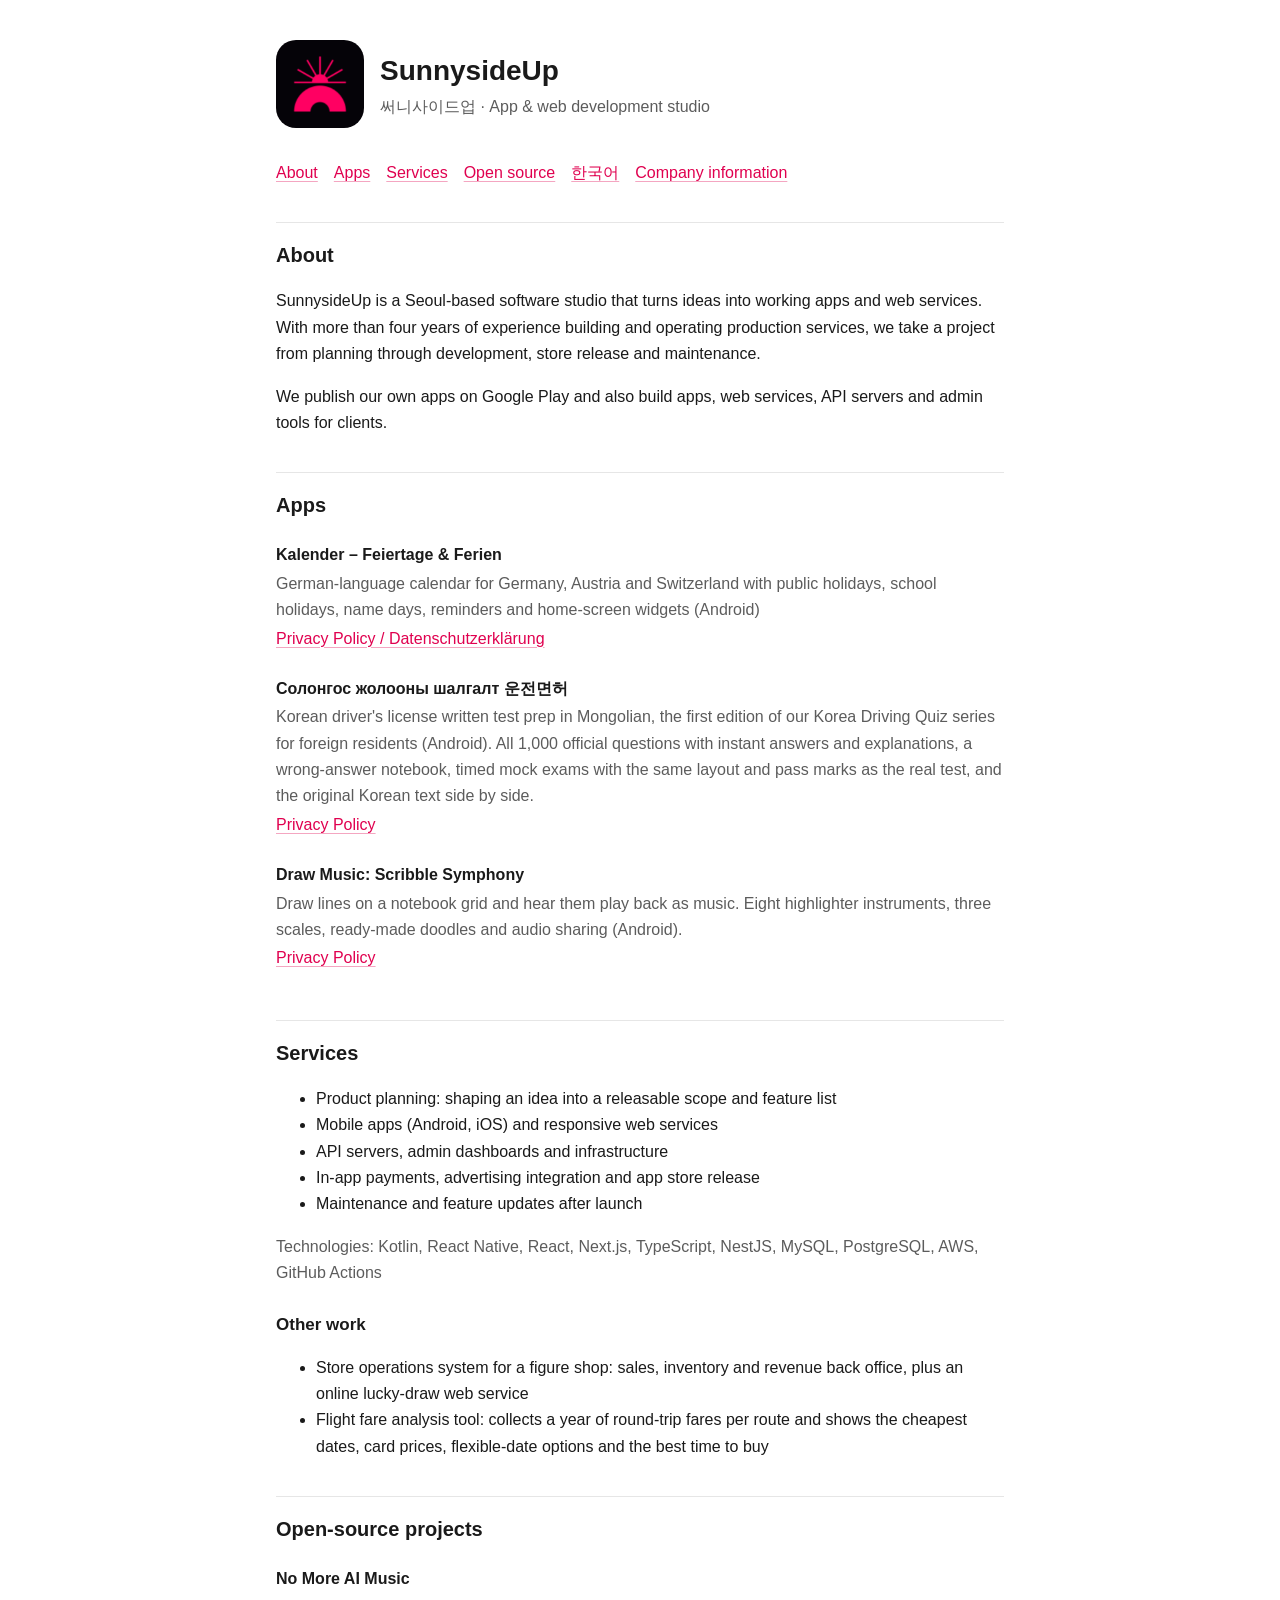
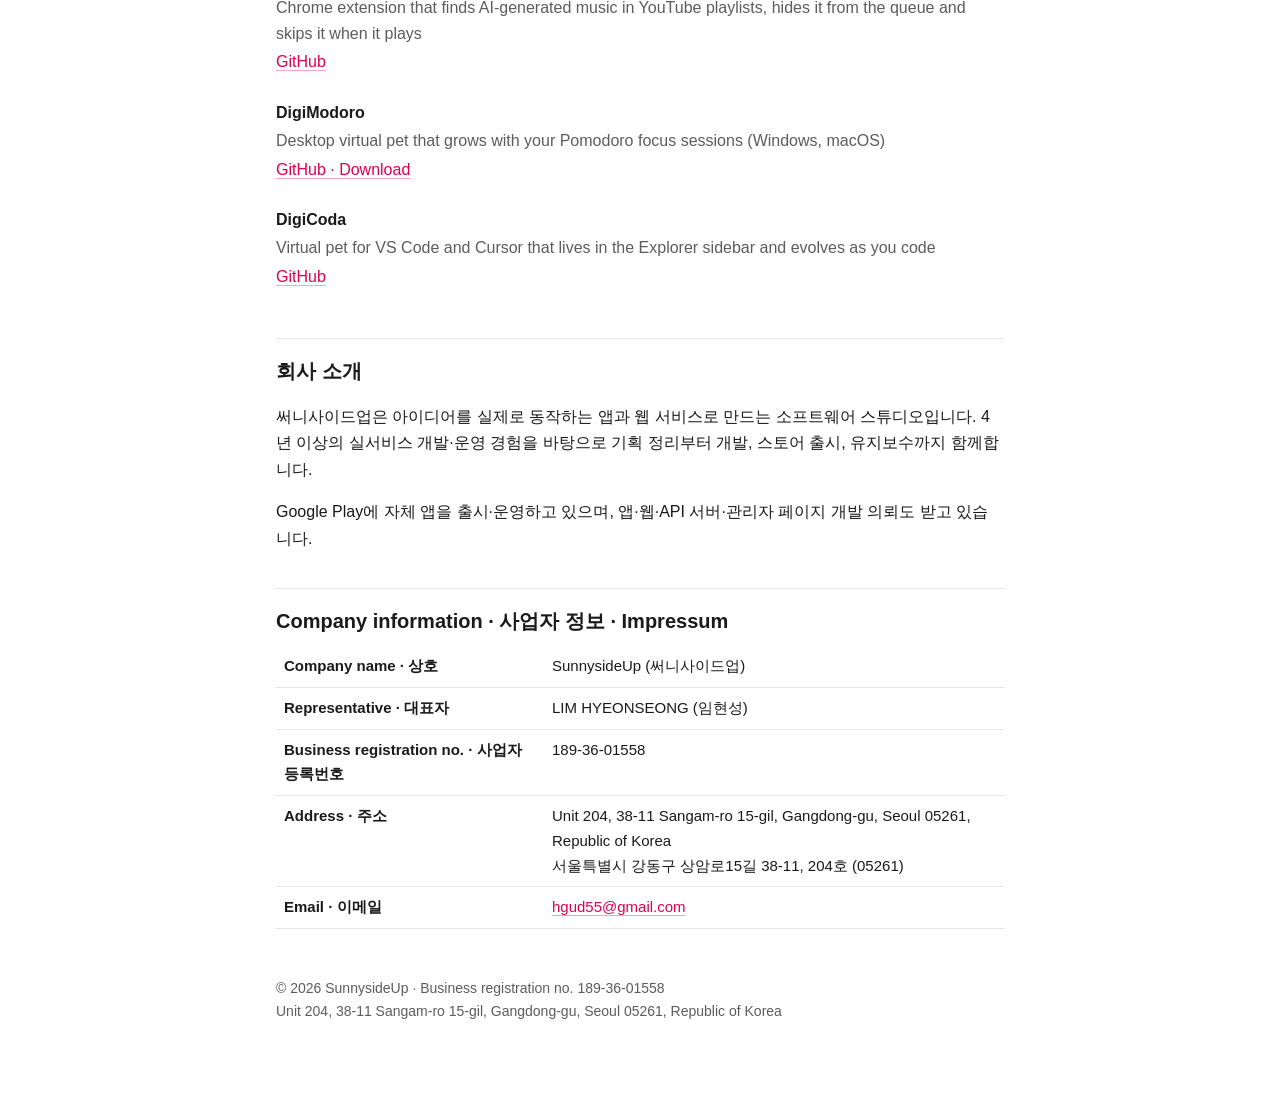
<file: index.html>
<!doctype html>
<html lang="en">
<head>
<meta charset="utf-8">
<meta name="viewport" content="width=device-width, initial-scale=1">
<title>SunnysideUp</title>
<meta name="description" content="SunnysideUp (써니사이드업) builds mobile apps, web services, servers and admin tools — from idea to store release.">
<link rel="icon" type="image/png" href="/favicon.png">
<link rel="stylesheet" href="/style.css">
</head>
<body>
<main class="wrap">
  <header class="brand">
    <img src="/logo.png" alt="SunnysideUp logo" width="88" height="88">
    <div>
      <h1>SunnysideUp</h1>
      <p class="muted" style="margin:0">써니사이드업 · App &amp; web development studio</p>
    </div>
  </header>

  <nav class="lang">
    <a href="#about">About</a>
    <a href="#apps">Apps</a>
    <a href="#services">Services</a>
    <a href="#open-source">Open source</a>
    <a href="#ko">한국어</a>
    <a href="#company">Company information</a>
  </nav>

  <section id="about">
    <h2>About</h2>
    <p>SunnysideUp is a Seoul-based software studio that turns ideas into working apps and web services. With more than four years of experience building and operating production services, we take a project from planning through development, store release and maintenance.</p>
    <p>We publish our own apps on Google Play and also build apps, web services, API servers and admin tools for clients.</p>
  </section>

  <section id="apps">
    <h2>Apps</h2>
    <ul class="apps">
      <li>
        <strong>Kalender – Feiertage &amp; Ferien</strong>
        <span>German-language calendar for Germany, Austria and Switzerland with public holidays, school holidays, name days, reminders and home-screen widgets (Android)</span>
        <a href="/kalender/privacy/">Privacy Policy / Datenschutzerklärung</a>
      </li>
      <li>
        <strong>Солонгос жолооны шалгалт 운전면허</strong>
        <span>Korean driver's license written test prep in Mongolian, the first edition of our Korea Driving Quiz series for foreign residents (Android). All 1,000 official questions with instant answers and explanations, a wrong-answer notebook, timed mock exams with the same layout and pass marks as the real test, and the original Korean text side by side.</span>
        <a href="/drivingtest/privacy/">Privacy Policy</a>
      </li>
      <li>
        <strong>Draw Music: Scribble Symphony</strong>
        <span>Draw lines on a notebook grid and hear them play back as music. Eight highlighter instruments, three scales, ready-made doodles and audio sharing (Android).</span>
        <a href="/drawmusic/privacy/">Privacy Policy</a>
      </li>
    </ul>
  </section>

  <section id="services">
    <h2>Services</h2>
    <ul>
      <li>Product planning: shaping an idea into a releasable scope and feature list</li>
      <li>Mobile apps (Android, iOS) and responsive web services</li>
      <li>API servers, admin dashboards and infrastructure</li>
      <li>In-app payments, advertising integration and app store release</li>
      <li>Maintenance and feature updates after launch</li>
    </ul>
    <p class="muted">Technologies: Kotlin, React Native, React, Next.js, TypeScript, NestJS, MySQL, PostgreSQL, AWS, GitHub Actions</p>

    <h3>Other work</h3>
    <ul>
      <li>Store operations system for a figure shop: sales, inventory and revenue back office, plus an online lucky-draw web service</li>
      <li>Flight fare analysis tool: collects a year of round-trip fares per route and shows the cheapest dates, card prices, flexible-date options and the best time to buy</li>
    </ul>
  </section>

  <section id="open-source">
    <h2>Open-source projects</h2>
    <ul class="apps">
      <li>
        <strong>No More AI Music</strong>
        <span>Chrome extension that finds AI-generated music in YouTube playlists, hides it from the queue and skips it when it plays</span>
        <a href="https://github.com/Hendrix1995/no-more-ai">GitHub</a>
      </li>
      <li>
        <strong>DigiModoro</strong>
        <span>Desktop virtual pet that grows with your Pomodoro focus sessions (Windows, macOS)</span>
        <a href="https://github.com/Hendrix1995/digimodoro">GitHub · Download</a>
      </li>
      <li>
        <strong>DigiCoda</strong>
        <span>Virtual pet for VS Code and Cursor that lives in the Explorer sidebar and evolves as you code</span>
        <a href="https://github.com/Hendrix1995/digicoda">GitHub</a>
      </li>
    </ul>
  </section>

  <section id="ko" lang="ko">
    <h2>회사 소개</h2>
    <p>써니사이드업은 아이디어를 실제로 동작하는 앱과 웹 서비스로 만드는 소프트웨어 스튜디오입니다. 4년 이상의 실서비스 개발·운영 경험을 바탕으로 기획 정리부터 개발, 스토어 출시, 유지보수까지 함께합니다.</p>
    <p>Google Play에 자체 앱을 출시·운영하고 있으며, 앱·웹·API 서버·관리자 페이지 개발 의뢰도 받고 있습니다.</p>
  </section>

  <section id="company">
    <h2>Company information · 사업자 정보 · Impressum</h2>
    <table>
      <tr><th scope="row">Company name · 상호</th><td>SunnysideUp (써니사이드업)</td></tr>
      <tr><th scope="row">Representative · 대표자</th><td>LIM HYEONSEONG (임현성)</td></tr>
      <tr><th scope="row">Business registration no. · 사업자등록번호</th><td>189-36-01558</td></tr>
      <tr><th scope="row">Address · 주소</th><td>Unit 204, 38-11 Sangam-ro 15-gil, Gangdong-gu, Seoul 05261, Republic of Korea<br>
      <span lang="ko">서울특별시 강동구 상암로15길 38-11, 204호 (05261)</span></td></tr>
      <tr><th scope="row">Email · 이메일</th><td><a href="mailto:hgud55@gmail.com">hgud55@gmail.com</a></td></tr>
    </table>
  </section>

  <footer>
    <p>© 2026 SunnysideUp · Business registration no. 189-36-01558<br>
    Unit 204, 38-11 Sangam-ro 15-gil, Gangdong-gu, Seoul 05261, Republic of Korea</p>
  </footer>
</main>
</body>
</html>
</file>
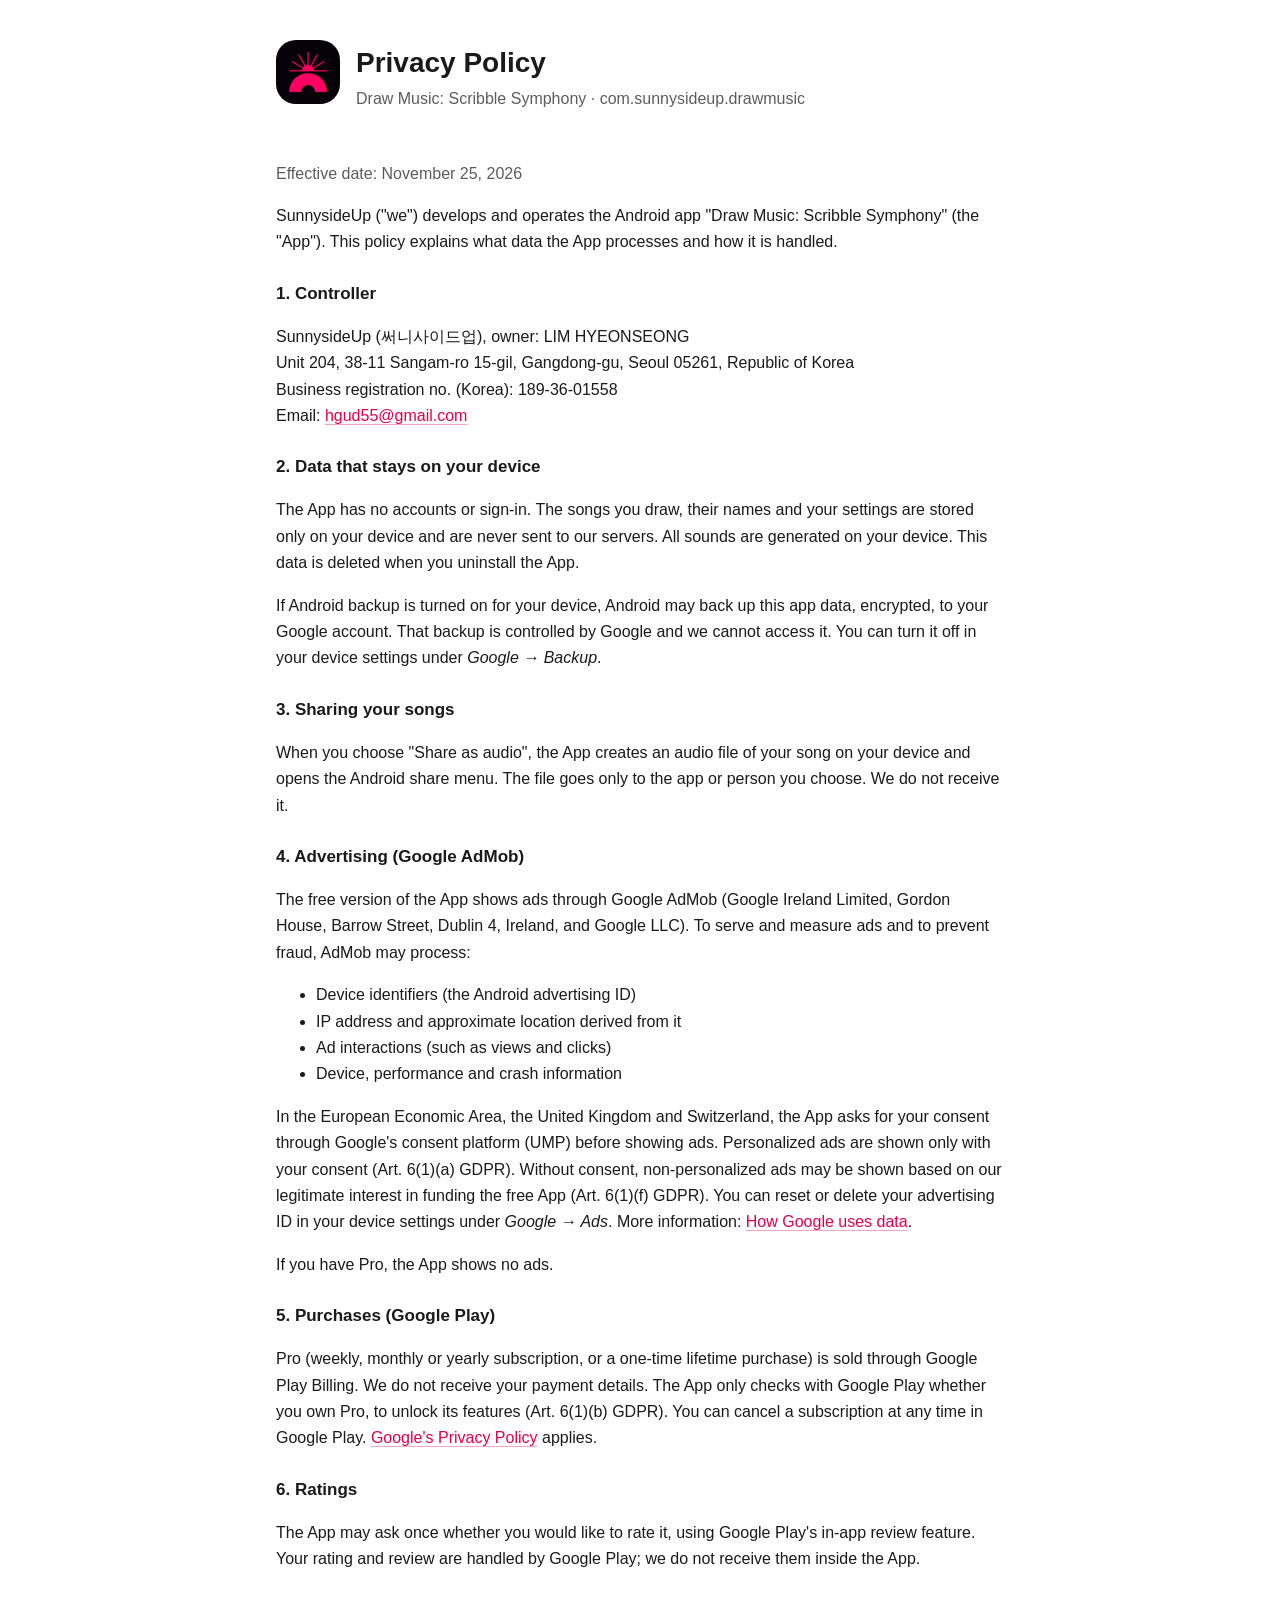
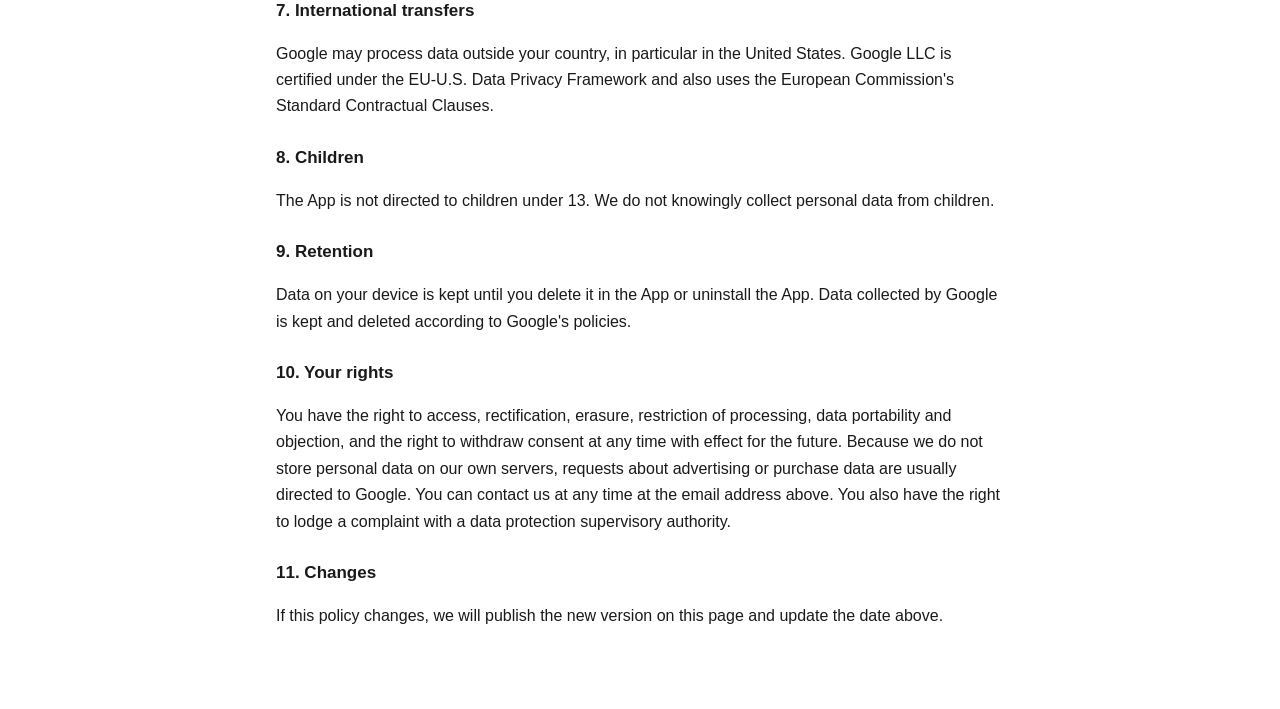
<file: drawmusic/privacy/index.html>
<!doctype html>
<html lang="en">
<head>
<meta charset="utf-8">
<meta name="viewport" content="width=device-width, initial-scale=1">
<title>Privacy Policy · Draw Music: Scribble Symphony</title>
<meta name="description" content="Privacy policy for the app Draw Music: Scribble Symphony by SunnysideUp.">
<link rel="icon" type="image/png" href="/favicon.png">
<link rel="stylesheet" href="/style.css">
</head>
<body>
<main class="wrap">
  <header class="brand">
    <a href="/"><img src="/logo.png" alt="SunnysideUp logo" width="64" height="64"></a>
    <div>
      <h1>Privacy Policy</h1>
      <p class="muted" style="margin:0">Draw Music: Scribble Symphony · com.sunnysideup.drawmusic</p>
    </div>
  </header>

  <section class="policy" id="en" lang="en">
    <p class="muted">Effective date: November 25, 2026</p>
    <p>SunnysideUp ("we") develops and operates the Android app "Draw Music: Scribble Symphony" (the "App"). This policy explains what data the App processes and how it is handled.</p>

    <h3>1. Controller</h3>
    <p>SunnysideUp (써니사이드업), owner: LIM HYEONSEONG<br>
    Unit 204, 38-11 Sangam-ro 15-gil, Gangdong-gu, Seoul 05261, Republic of Korea<br>
    Business registration no. (Korea): 189-36-01558<br>
    Email: <a href="mailto:hgud55@gmail.com">hgud55@gmail.com</a></p>

    <h3>2. Data that stays on your device</h3>
    <p>The App has no accounts or sign-in. The songs you draw, their names and your settings are stored only on your device and are never sent to our servers. All sounds are generated on your device. This data is deleted when you uninstall the App.</p>
    <p>If Android backup is turned on for your device, Android may back up this app data, encrypted, to your Google account. That backup is controlled by Google and we cannot access it. You can turn it off in your device settings under <em>Google → Backup</em>.</p>

    <h3>3. Sharing your songs</h3>
    <p>When you choose "Share as audio", the App creates an audio file of your song on your device and opens the Android share menu. The file goes only to the app or person you choose. We do not receive it.</p>

    <h3>4. Advertising (Google AdMob)</h3>
    <p>The free version of the App shows ads through Google AdMob (Google Ireland Limited, Gordon House, Barrow Street, Dublin 4, Ireland, and Google LLC). To serve and measure ads and to prevent fraud, AdMob may process:</p>
    <ul>
      <li>Device identifiers (the Android advertising ID)</li>
      <li>IP address and approximate location derived from it</li>
      <li>Ad interactions (such as views and clicks)</li>
      <li>Device, performance and crash information</li>
    </ul>
    <p>In the European Economic Area, the United Kingdom and Switzerland, the App asks for your consent through Google's consent platform (UMP) before showing ads. Personalized ads are shown only with your consent (Art. 6(1)(a) GDPR). Without consent, non-personalized ads may be shown based on our legitimate interest in funding the free App (Art. 6(1)(f) GDPR). You can reset or delete your advertising ID in your device settings under <em>Google → Ads</em>. More information: <a href="https://policies.google.com/technologies/partner-sites">How Google uses data</a>.</p>
    <p>If you have Pro, the App shows no ads.</p>

    <h3>5. Purchases (Google Play)</h3>
    <p>Pro (weekly, monthly or yearly subscription, or a one-time lifetime purchase) is sold through Google Play Billing. We do not receive your payment details. The App only checks with Google Play whether you own Pro, to unlock its features (Art. 6(1)(b) GDPR). You can cancel a subscription at any time in Google Play. <a href="https://policies.google.com/privacy">Google's Privacy Policy</a> applies.</p>

    <h3>6. Ratings</h3>
    <p>The App may ask once whether you would like to rate it, using Google Play's in-app review feature. Your rating and review are handled by Google Play; we do not receive them inside the App.</p>

    <h3>7. International transfers</h3>
    <p>Google may process data outside your country, in particular in the United States. Google LLC is certified under the EU-U.S. Data Privacy Framework and also uses the European Commission's Standard Contractual Clauses.</p>

    <h3>8. Children</h3>
    <p>The App is not directed to children under 13. We do not knowingly collect personal data from children.</p>

    <h3>9. Retention</h3>
    <p>Data on your device is kept until you delete it in the App or uninstall the App. Data collected by Google is kept and deleted according to Google's policies.</p>

    <h3>10. Your rights</h3>
    <p>You have the right to access, rectification, erasure, restriction of processing, data portability and objection, and the right to withdraw consent at any time with effect for the future. Because we do not store personal data on our own servers, requests about advertising or purchase data are usually directed to Google. You can contact us at any time at the email address above. You also have the right to lodge a complaint with a data protection supervisory authority.</p>

    <h3>11. Changes</h3>
    <p>If this policy changes, we will publish the new version on this page and update the date above.</p>
  </section>
</main>
</body>
</html>
</file>
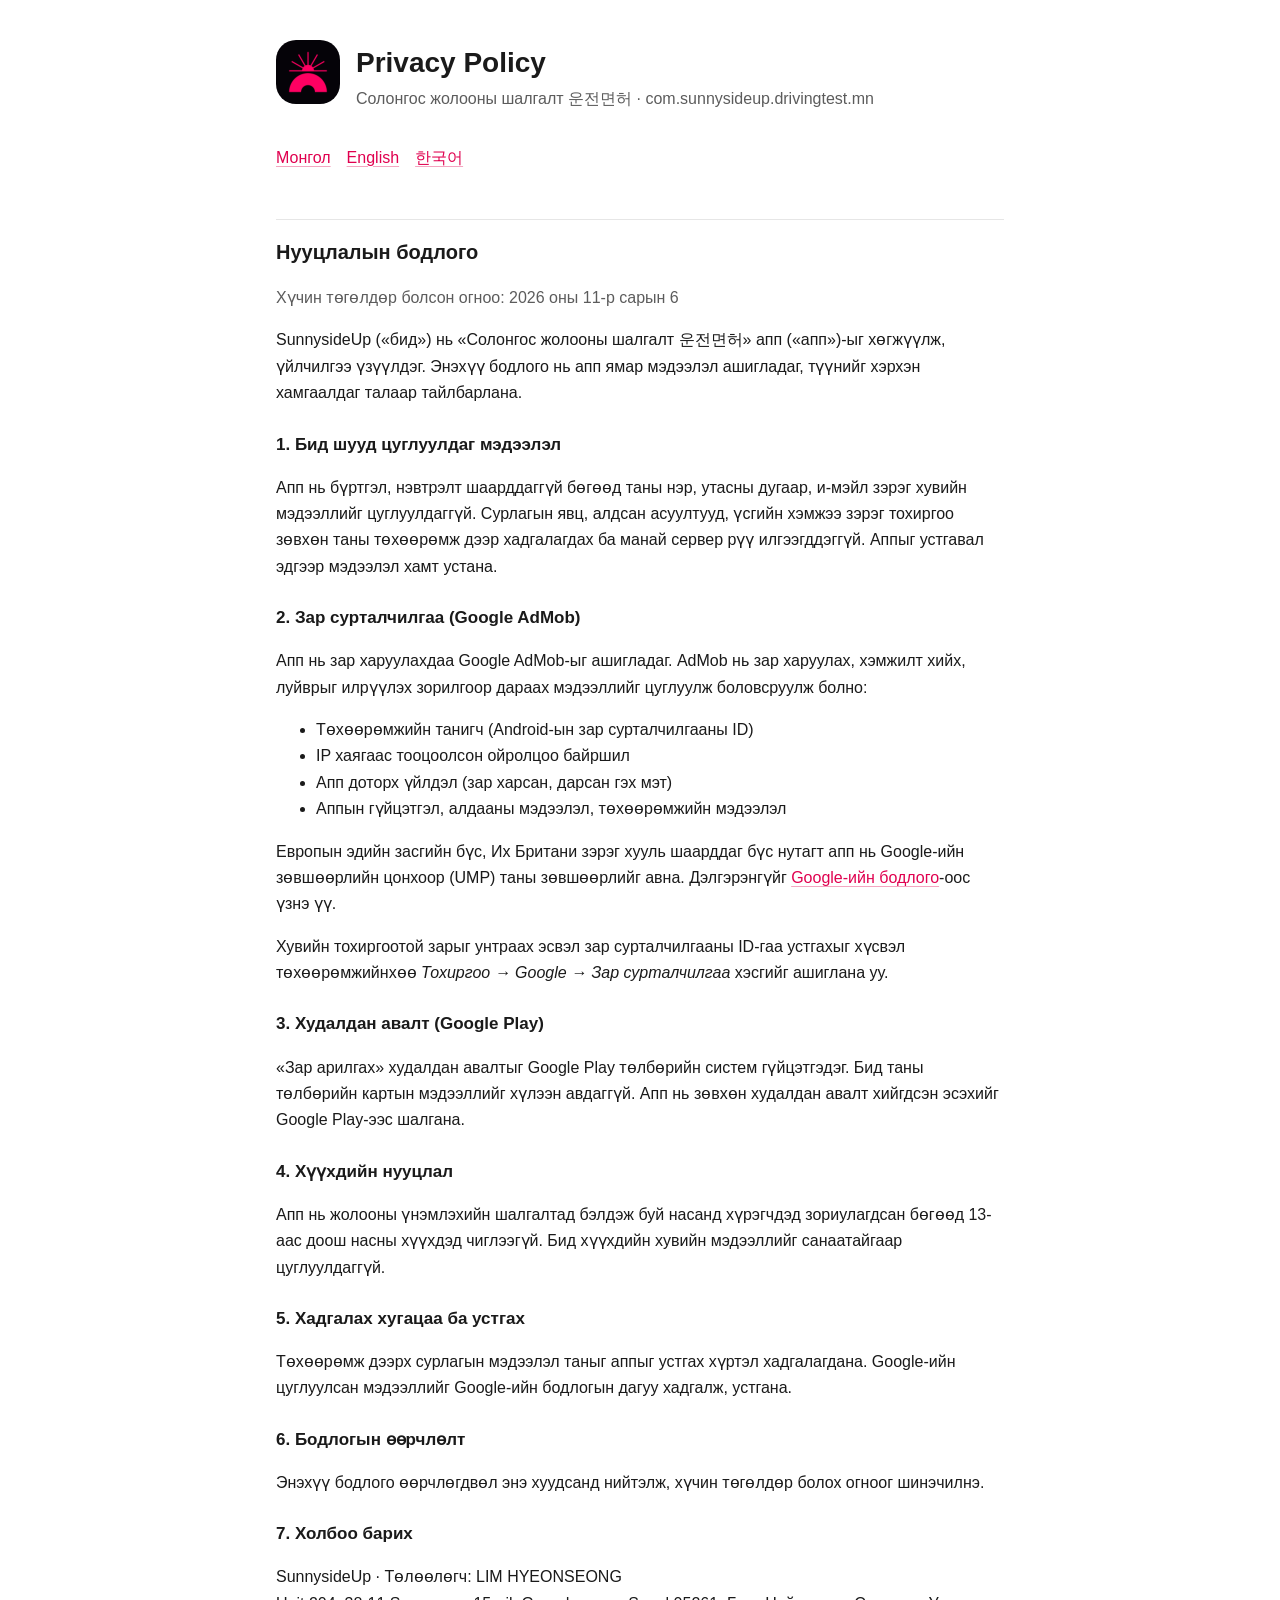
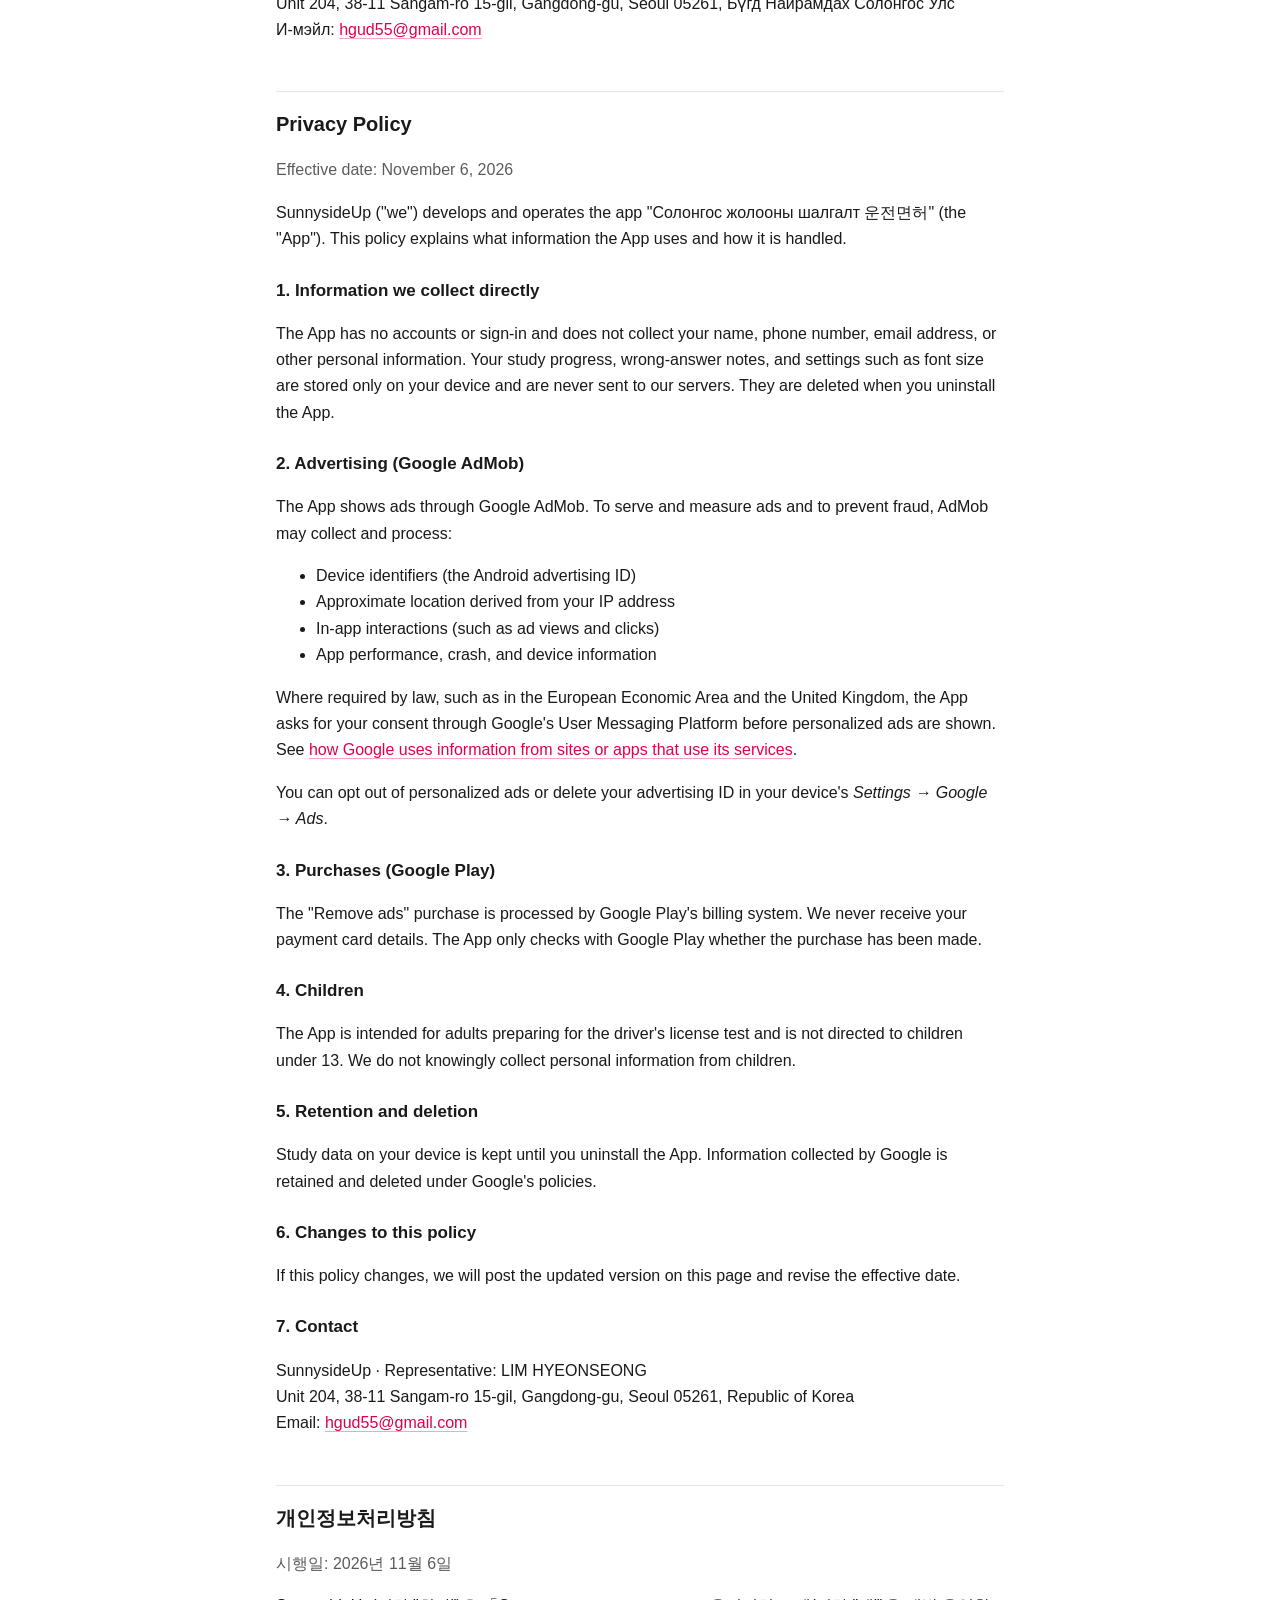
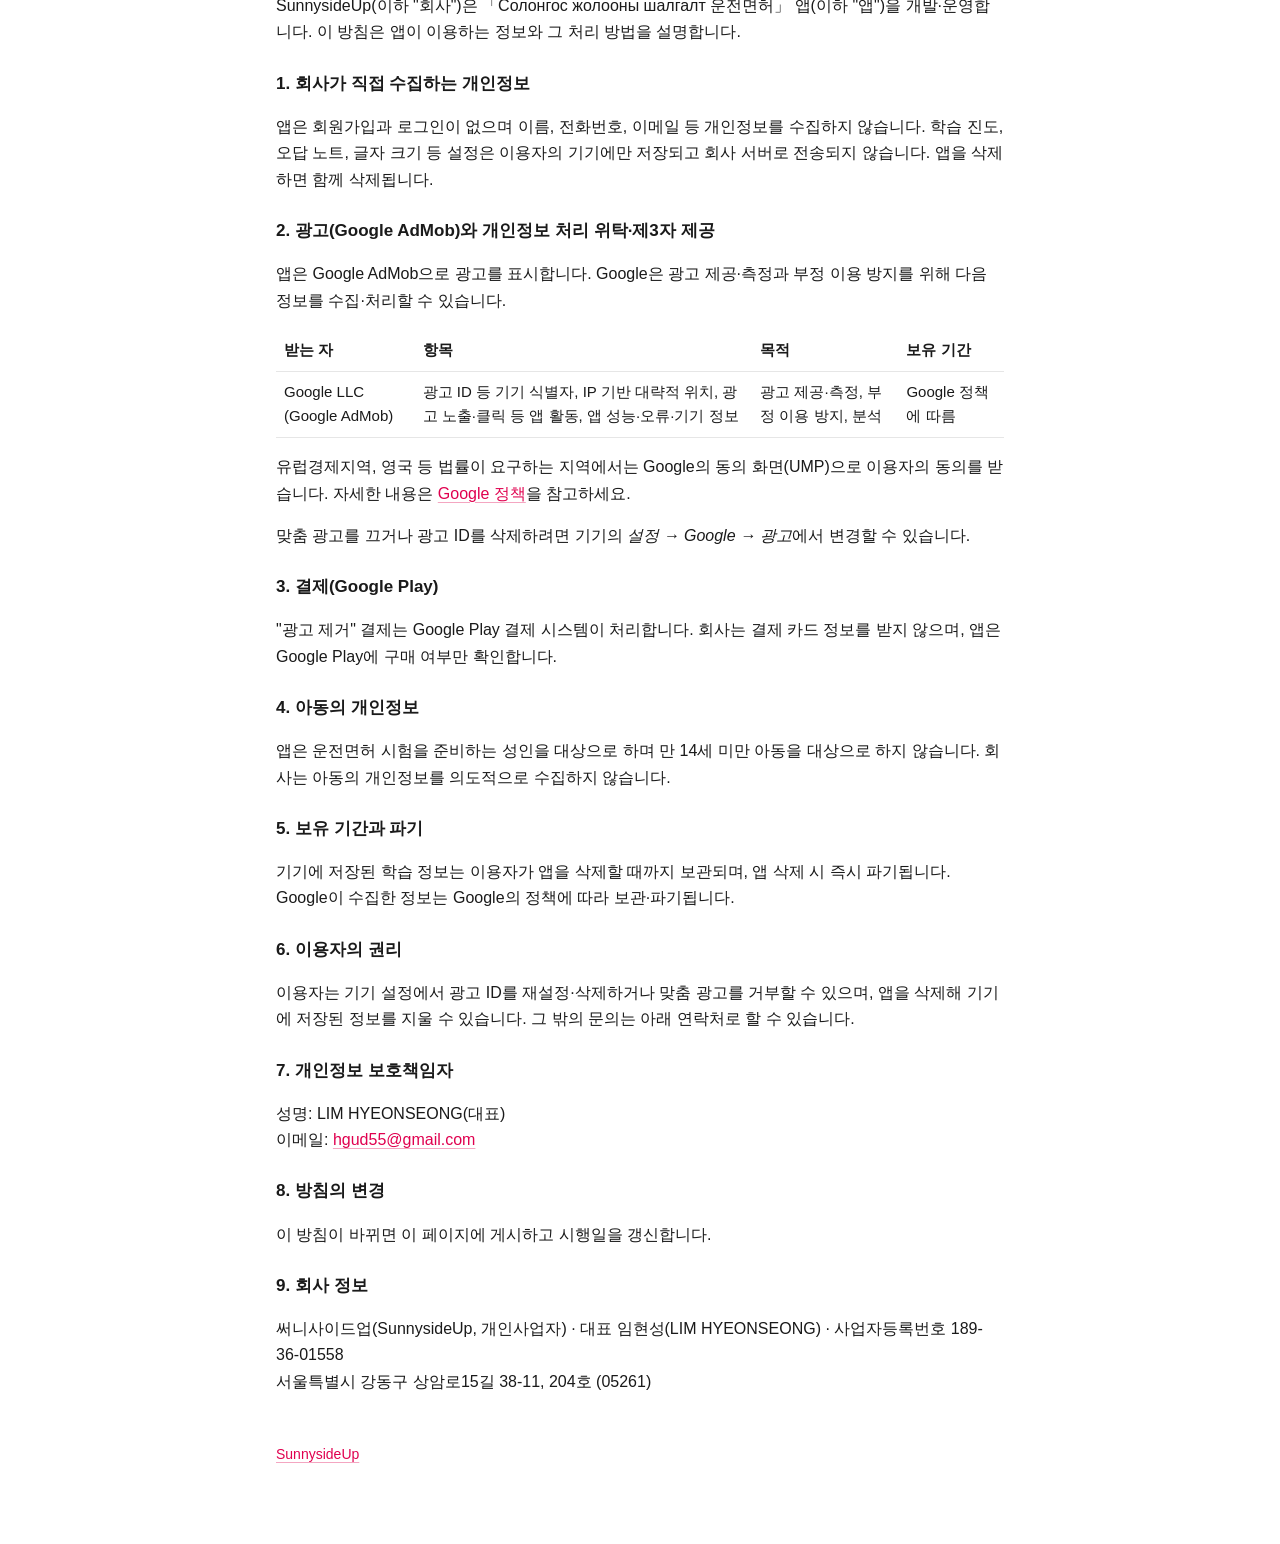
<file: drivingtest/privacy/index.html>
<!doctype html>
<html lang="en">
<head>
<meta charset="utf-8">
<meta name="viewport" content="width=device-width, initial-scale=1">
<title>Privacy Policy</title>
<meta name="description" content="Privacy Policy for the Korean driver's license written test app (Mongolian edition) by SunnysideUp.">
<link rel="icon" type="image/png" href="/favicon.png">
<link rel="stylesheet" href="/style.css">
</head>
<body>
<main class="wrap">
  <header class="brand">
    <a href="/"><img src="/logo.png" alt="SunnysideUp logo" width="64" height="64"></a>
    <div>
      <h1>Privacy Policy</h1>
      <p class="muted" style="margin:0">Солонгос жолооны шалгалт 운전면허 · com.sunnysideup.drivingtest.mn</p>
    </div>
  </header>

  <nav class="lang">
    <a href="#mn">Монгол</a>
    <a href="#en">English</a>
    <a href="#ko">한국어</a>
  </nav>

  <!-- ===================== Монгол ===================== -->
  <section class="policy" id="mn" lang="mn">
    <h2>Нууцлалын бодлого</h2>
    <p class="muted">Хүчин төгөлдөр болсон огноо: 2026 оны 11-р сарын 6</p>
    <p>SunnysideUp («бид») нь «Солонгос жолооны шалгалт 운전면허» апп («апп»)-ыг хөгжүүлж, үйлчилгээ үзүүлдэг. Энэхүү бодлого нь апп ямар мэдээлэл ашигладаг, түүнийг хэрхэн хамгаалдаг талаар тайлбарлана.</p>

    <h3>1. Бид шууд цуглуулдаг мэдээлэл</h3>
    <p>Апп нь бүртгэл, нэвтрэлт шаарддаггүй бөгөөд таны нэр, утасны дугаар, и-мэйл зэрэг хувийн мэдээллийг цуглуулдаггүй. Сурлагын явц, алдсан асуултууд, үсгийн хэмжээ зэрэг тохиргоо зөвхөн таны төхөөрөмж дээр хадгалагдах ба манай сервер рүү илгээгддэггүй. Аппыг устгавал эдгээр мэдээлэл хамт устана.</p>

    <h3>2. Зар сурталчилгаа (Google AdMob)</h3>
    <p>Апп нь зар харуулахдаа Google AdMob-ыг ашигладаг. AdMob нь зар харуулах, хэмжилт хийх, луйврыг илрүүлэх зорилгоор дараах мэдээллийг цуглуулж боловсруулж болно:</p>
    <ul>
      <li>Төхөөрөмжийн танигч (Android-ын зар сурталчилгааны ID)</li>
      <li>IP хаягаас тооцоолсон ойролцоо байршил</li>
      <li>Апп доторх үйлдэл (зар харсан, дарсан гэх мэт)</li>
      <li>Аппын гүйцэтгэл, алдааны мэдээлэл, төхөөрөмжийн мэдээлэл</li>
    </ul>
    <p>Европын эдийн засгийн бүс, Их Британи зэрэг хууль шаарддаг бүс нутагт апп нь Google-ийн зөвшөөрлийн цонхоор (UMP) таны зөвшөөрлийг авна. Дэлгэрэнгүйг <a href="https://policies.google.com/technologies/partner-sites">Google-ийн бодлого</a>-оос үзнэ үү.</p>
    <p>Хувийн тохиргоотой зарыг унтраах эсвэл зар сурталчилгааны ID-гаа устгахыг хүсвэл төхөөрөмжийнхөө <em>Тохиргоо → Google → Зар сурталчилгаа</em> хэсгийг ашиглана уу.</p>

    <h3>3. Худалдан авалт (Google Play)</h3>
    <p>«Зар арилгах» худалдан авалтыг Google Play төлбөрийн систем гүйцэтгэдэг. Бид таны төлбөрийн картын мэдээллийг хүлээн авдаггүй. Апп нь зөвхөн худалдан авалт хийгдсэн эсэхийг Google Play-ээс шалгана.</p>

    <h3>4. Хүүхдийн нууцлал</h3>
    <p>Апп нь жолооны үнэмлэхийн шалгалтад бэлдэж буй насанд хүрэгчдэд зориулагдсан бөгөөд 13-аас доош насны хүүхдэд чиглээгүй. Бид хүүхдийн хувийн мэдээллийг санаатайгаар цуглуулдаггүй.</p>

    <h3>5. Хадгалах хугацаа ба устгах</h3>
    <p>Төхөөрөмж дээрх сурлагын мэдээлэл таныг аппыг устгах хүртэл хадгалагдана. Google-ийн цуглуулсан мэдээллийг Google-ийн бодлогын дагуу хадгалж, устгана.</p>

    <h3>6. Бодлогын өөрчлөлт</h3>
    <p>Энэхүү бодлого өөрчлөгдвөл энэ хуудсанд нийтэлж, хүчин төгөлдөр болох огноог шинэчилнэ.</p>

    <h3>7. Холбоо барих</h3>
    <p>SunnysideUp · Төлөөлөгч: LIM HYEONSEONG<br>
    Unit 204, 38-11 Sangam-ro 15-gil, Gangdong-gu, Seoul 05261, Бүгд Найрамдах Солонгос Улс<br>
    И-мэйл: <a href="mailto:hgud55@gmail.com">hgud55@gmail.com</a></p>
  </section>

  <!-- ===================== English ===================== -->
  <section class="policy" id="en" lang="en">
    <h2>Privacy Policy</h2>
    <p class="muted">Effective date: November 6, 2026</p>
    <p>SunnysideUp ("we") develops and operates the app "Солонгос жолооны шалгалт 운전면허" (the "App"). This policy explains what information the App uses and how it is handled.</p>

    <h3>1. Information we collect directly</h3>
    <p>The App has no accounts or sign-in and does not collect your name, phone number, email address, or other personal information. Your study progress, wrong-answer notes, and settings such as font size are stored only on your device and are never sent to our servers. They are deleted when you uninstall the App.</p>

    <h3>2. Advertising (Google AdMob)</h3>
    <p>The App shows ads through Google AdMob. To serve and measure ads and to prevent fraud, AdMob may collect and process:</p>
    <ul>
      <li>Device identifiers (the Android advertising ID)</li>
      <li>Approximate location derived from your IP address</li>
      <li>In-app interactions (such as ad views and clicks)</li>
      <li>App performance, crash, and device information</li>
    </ul>
    <p>Where required by law, such as in the European Economic Area and the United Kingdom, the App asks for your consent through Google's User Messaging Platform before personalized ads are shown. See <a href="https://policies.google.com/technologies/partner-sites">how Google uses information from sites or apps that use its services</a>.</p>
    <p>You can opt out of personalized ads or delete your advertising ID in your device's <em>Settings → Google → Ads</em>.</p>

    <h3>3. Purchases (Google Play)</h3>
    <p>The "Remove ads" purchase is processed by Google Play's billing system. We never receive your payment card details. The App only checks with Google Play whether the purchase has been made.</p>

    <h3>4. Children</h3>
    <p>The App is intended for adults preparing for the driver's license test and is not directed to children under 13. We do not knowingly collect personal information from children.</p>

    <h3>5. Retention and deletion</h3>
    <p>Study data on your device is kept until you uninstall the App. Information collected by Google is retained and deleted under Google's policies.</p>

    <h3>6. Changes to this policy</h3>
    <p>If this policy changes, we will post the updated version on this page and revise the effective date.</p>

    <h3>7. Contact</h3>
    <p>SunnysideUp · Representative: LIM HYEONSEONG<br>
    Unit 204, 38-11 Sangam-ro 15-gil, Gangdong-gu, Seoul 05261, Republic of Korea<br>
    Email: <a href="mailto:hgud55@gmail.com">hgud55@gmail.com</a></p>
  </section>

  <!-- ===================== 한국어 ===================== -->
  <section class="policy" id="ko" lang="ko">
    <h2>개인정보처리방침</h2>
    <p class="muted">시행일: 2026년 11월 6일</p>
    <p>SunnysideUp(이하 "회사")은 「Солонгос жолооны шалгалт 운전면허」 앱(이하 "앱")을 개발·운영합니다. 이 방침은 앱이 이용하는 정보와 그 처리 방법을 설명합니다.</p>

    <h3>1. 회사가 직접 수집하는 개인정보</h3>
    <p>앱은 회원가입과 로그인이 없으며 이름, 전화번호, 이메일 등 개인정보를 수집하지 않습니다. 학습 진도, 오답 노트, 글자 크기 등 설정은 이용자의 기기에만 저장되고 회사 서버로 전송되지 않습니다. 앱을 삭제하면 함께 삭제됩니다.</p>

    <h3>2. 광고(Google AdMob)와 개인정보 처리 위탁·제3자 제공</h3>
    <p>앱은 Google AdMob으로 광고를 표시합니다. Google은 광고 제공·측정과 부정 이용 방지를 위해 다음 정보를 수집·처리할 수 있습니다.</p>
    <table>
      <tr><th>받는 자</th><th>항목</th><th>목적</th><th>보유 기간</th></tr>
      <tr><td>Google LLC (Google AdMob)</td><td>광고 ID 등 기기 식별자, IP 기반 대략적 위치, 광고 노출·클릭 등 앱 활동, 앱 성능·오류·기기 정보</td><td>광고 제공·측정, 부정 이용 방지, 분석</td><td>Google 정책에 따름</td></tr>
    </table>
    <p>유럽경제지역, 영국 등 법률이 요구하는 지역에서는 Google의 동의 화면(UMP)으로 이용자의 동의를 받습니다. 자세한 내용은 <a href="https://policies.google.com/technologies/partner-sites?hl=ko">Google 정책</a>을 참고하세요.</p>
    <p>맞춤 광고를 끄거나 광고 ID를 삭제하려면 기기의 <em>설정 → Google → 광고</em>에서 변경할 수 있습니다.</p>

    <h3>3. 결제(Google Play)</h3>
    <p>"광고 제거" 결제는 Google Play 결제 시스템이 처리합니다. 회사는 결제 카드 정보를 받지 않으며, 앱은 Google Play에 구매 여부만 확인합니다.</p>

    <h3>4. 아동의 개인정보</h3>
    <p>앱은 운전면허 시험을 준비하는 성인을 대상으로 하며 만 14세 미만 아동을 대상으로 하지 않습니다. 회사는 아동의 개인정보를 의도적으로 수집하지 않습니다.</p>

    <h3>5. 보유 기간과 파기</h3>
    <p>기기에 저장된 학습 정보는 이용자가 앱을 삭제할 때까지 보관되며, 앱 삭제 시 즉시 파기됩니다. Google이 수집한 정보는 Google의 정책에 따라 보관·파기됩니다.</p>

    <h3>6. 이용자의 권리</h3>
    <p>이용자는 기기 설정에서 광고 ID를 재설정·삭제하거나 맞춤 광고를 거부할 수 있으며, 앱을 삭제해 기기에 저장된 정보를 지울 수 있습니다. 그 밖의 문의는 아래 연락처로 할 수 있습니다.</p>

    <h3>7. 개인정보 보호책임자</h3>
    <p>성명: LIM HYEONSEONG(대표)<br>
    이메일: <a href="mailto:hgud55@gmail.com">hgud55@gmail.com</a></p>

    <h3>8. 방침의 변경</h3>
    <p>이 방침이 바뀌면 이 페이지에 게시하고 시행일을 갱신합니다.</p>

    <h3>9. 회사 정보</h3>
    <p>써니사이드업(SunnysideUp, 개인사업자) · 대표 임현성(LIM HYEONSEONG) · 사업자등록번호 189-36-01558<br>
    서울특별시 강동구 상암로15길 38-11, 204호 (05261)</p>
  </section>

  <footer>
    <p><a href="/">SunnysideUp</a></p>
  </footer>
</main>
</body>
</html>
</file>
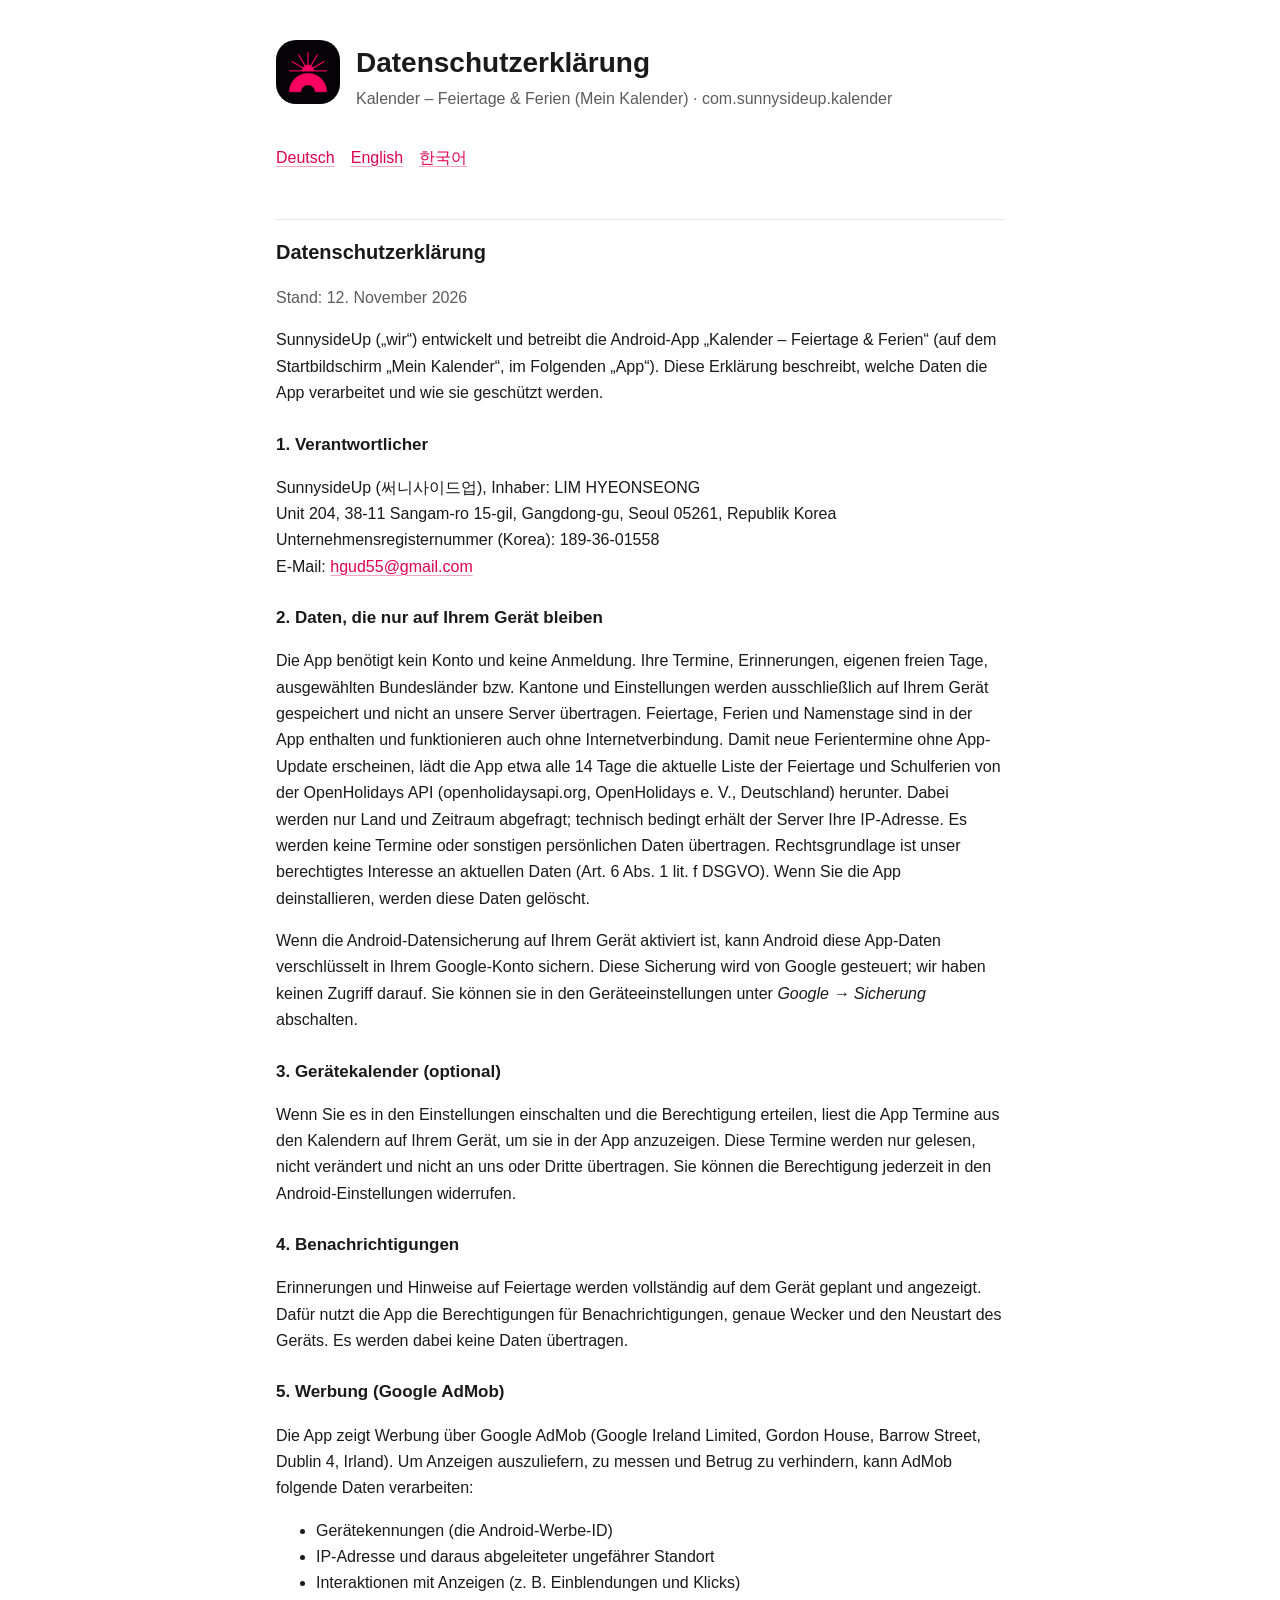
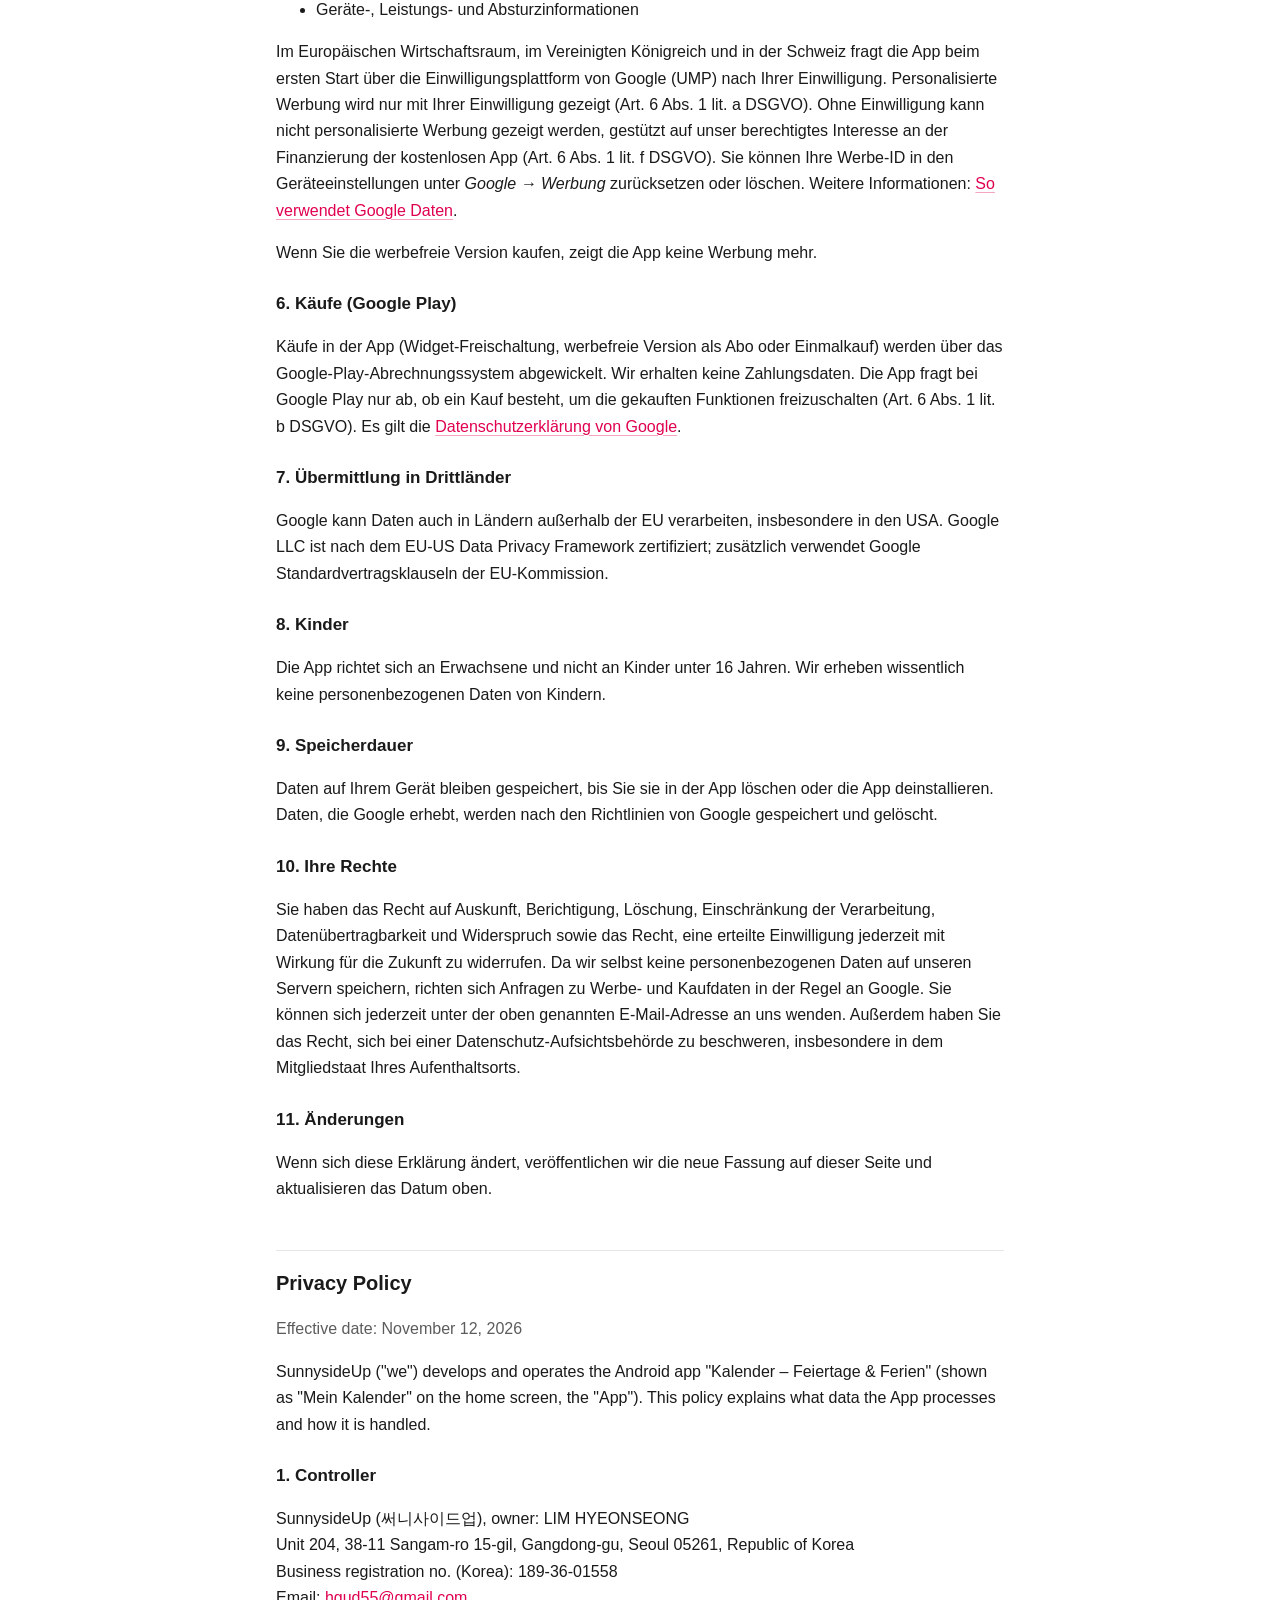
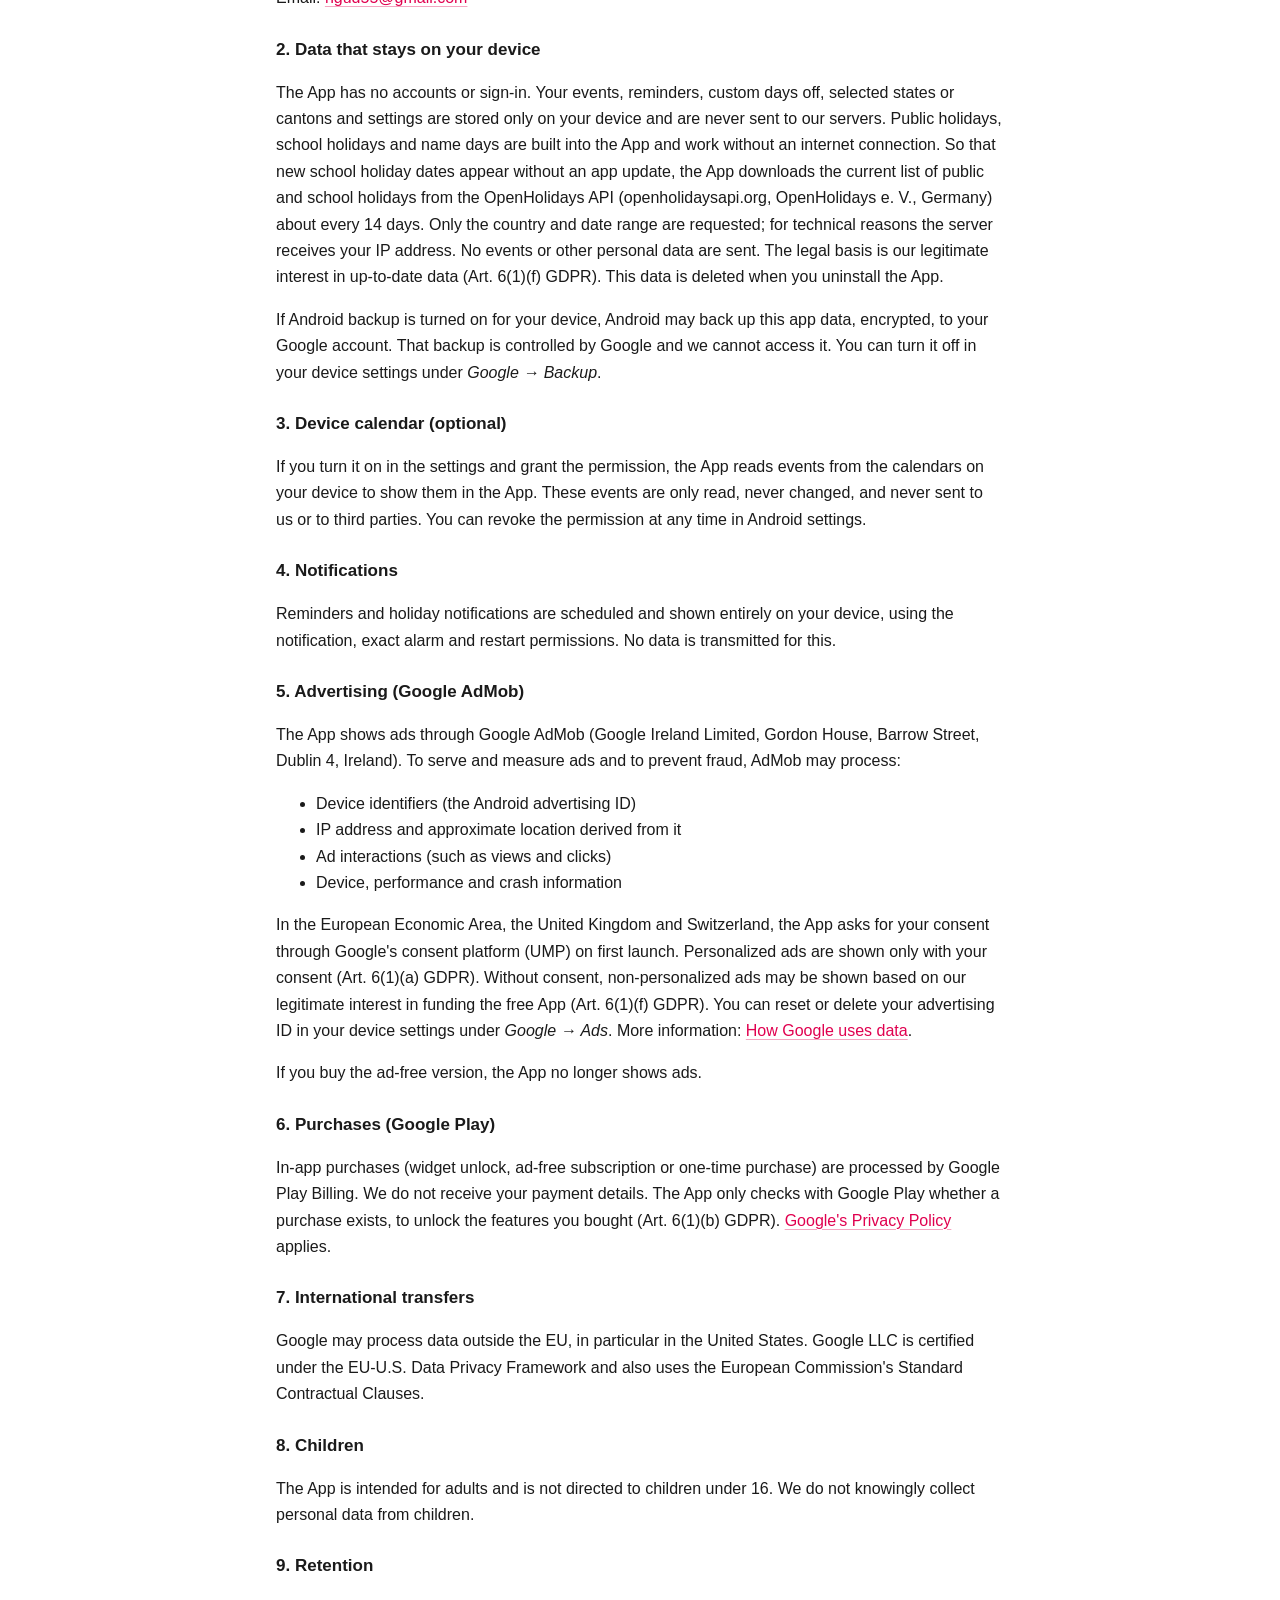
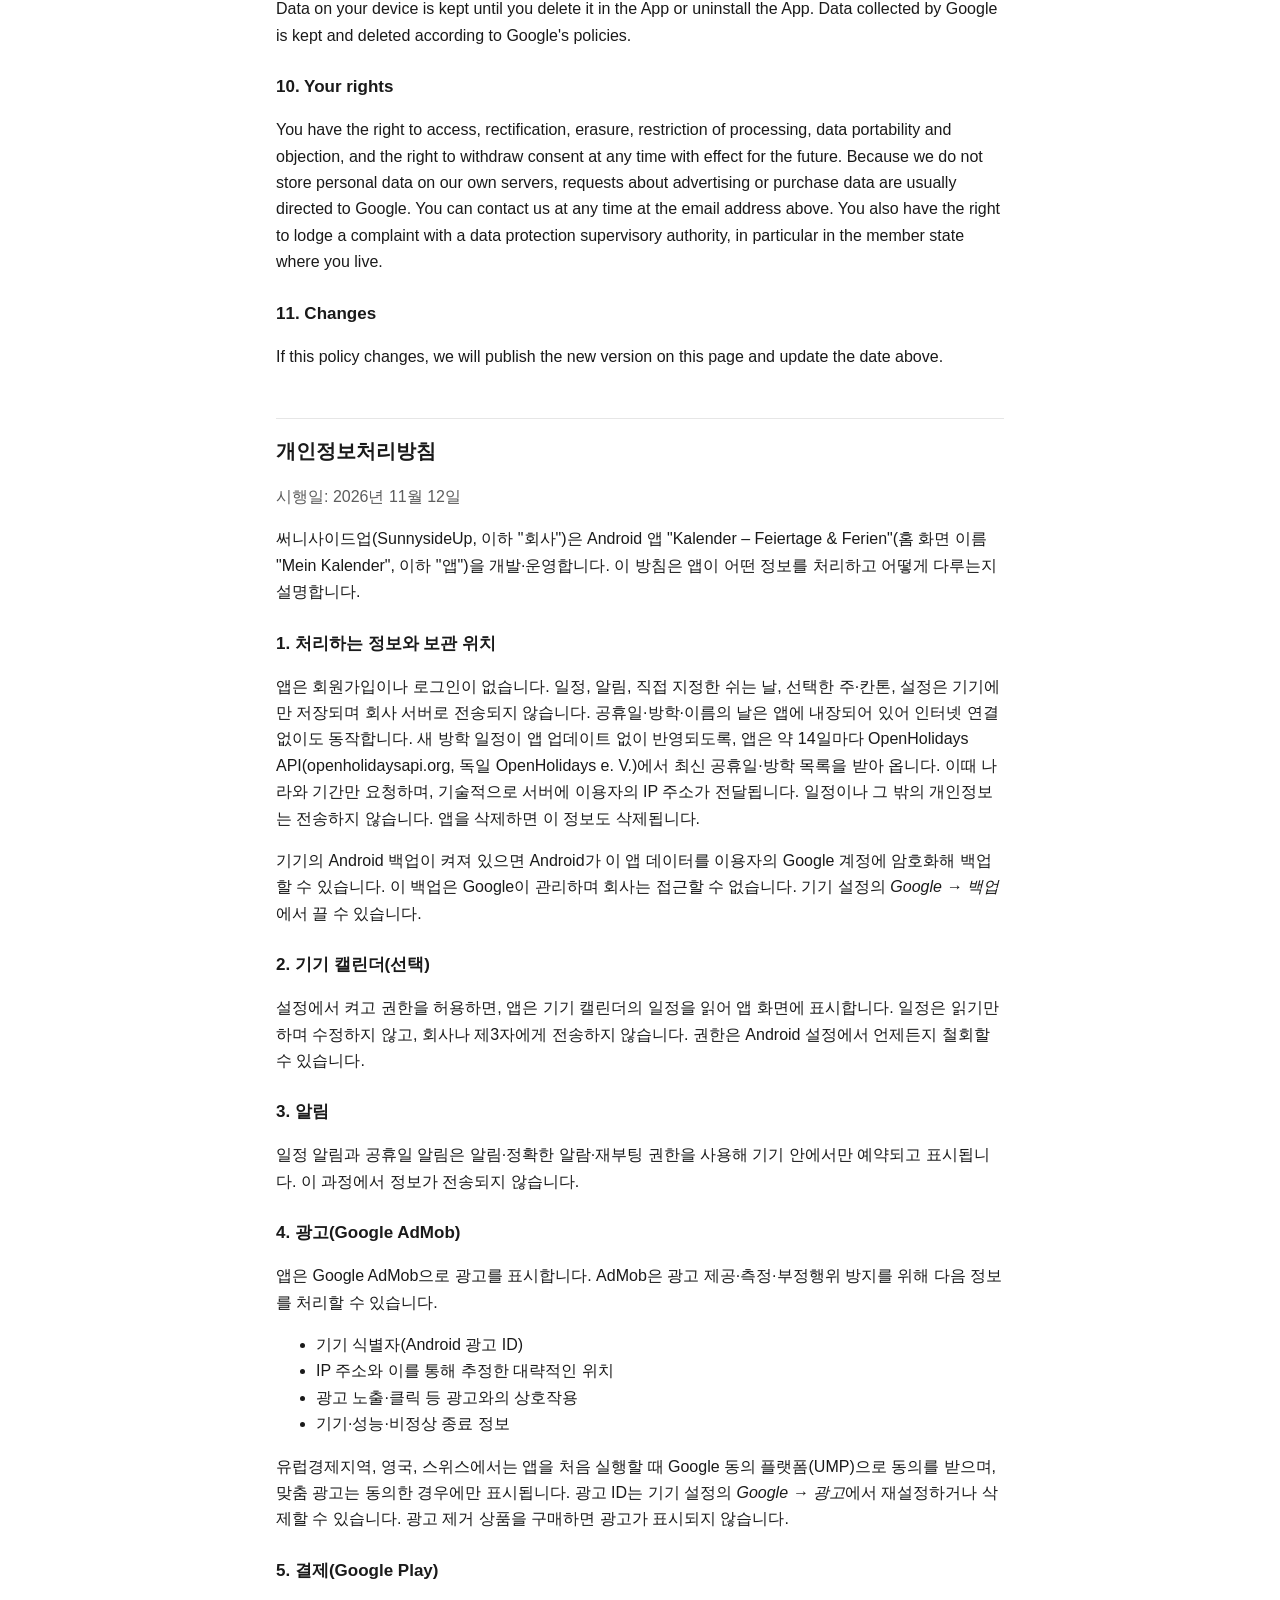
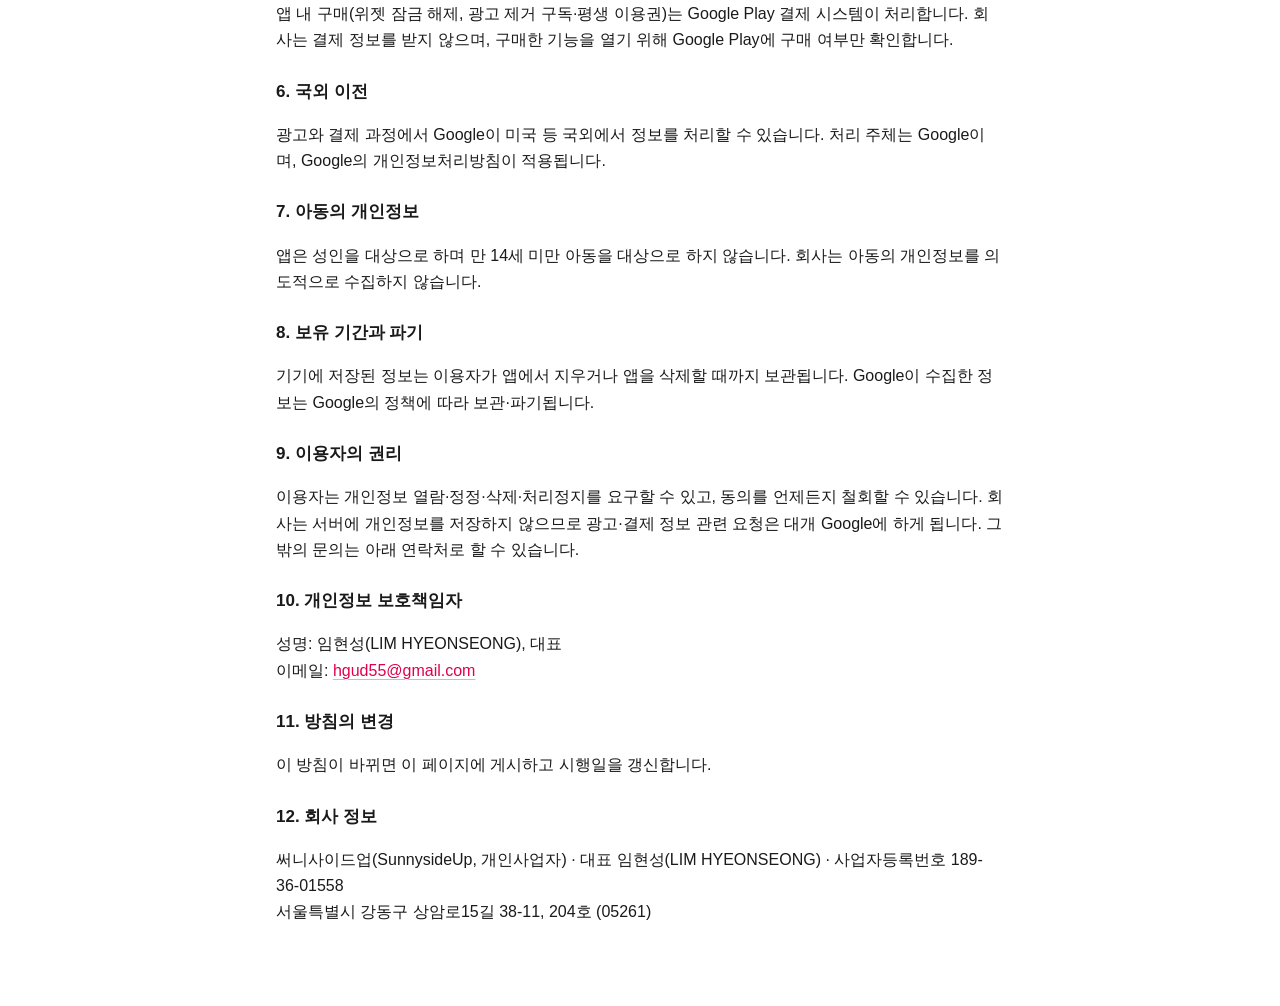
<file: kalender/privacy/index.html>
<!doctype html>
<html lang="de">
<head>
<meta charset="utf-8">
<meta name="viewport" content="width=device-width, initial-scale=1">
<title>Datenschutzerklärung · Privacy Policy</title>
<meta name="description" content="Datenschutzerklärung für die App „Kalender – Feiertage &amp; Ferien“ (Mein Kalender) von SunnysideUp.">
<link rel="icon" type="image/png" href="/favicon.png">
<link rel="stylesheet" href="/style.css">
</head>
<body>
<main class="wrap">
  <header class="brand">
    <a href="/"><img src="/logo.png" alt="SunnysideUp logo" width="64" height="64"></a>
    <div>
      <h1>Datenschutzerklärung</h1>
      <p class="muted" style="margin:0">Kalender – Feiertage &amp; Ferien (Mein Kalender) · com.sunnysideup.kalender</p>
    </div>
  </header>

  <nav class="lang">
    <a href="#de">Deutsch</a>
    <a href="#en">English</a>
    <a href="#ko">한국어</a>
  </nav>

  <!-- ===================== Deutsch ===================== -->
  <section class="policy" id="de" lang="de">
    <h2>Datenschutzerklärung</h2>
    <p class="muted">Stand: 12. November 2026</p>
    <p>SunnysideUp („wir“) entwickelt und betreibt die Android-App „Kalender – Feiertage &amp; Ferien“ (auf dem Startbildschirm „Mein Kalender“, im Folgenden „App“). Diese Erklärung beschreibt, welche Daten die App verarbeitet und wie sie geschützt werden.</p>

    <h3>1. Verantwortlicher</h3>
    <p>SunnysideUp (써니사이드업), Inhaber: LIM HYEONSEONG<br>
    Unit 204, 38-11 Sangam-ro 15-gil, Gangdong-gu, Seoul 05261, Republik Korea<br>
    Unternehmensregisternummer (Korea): 189-36-01558<br>
    E-Mail: <a href="mailto:hgud55@gmail.com">hgud55@gmail.com</a></p>

    <h3>2. Daten, die nur auf Ihrem Gerät bleiben</h3>
    <p>Die App benötigt kein Konto und keine Anmeldung. Ihre Termine, Erinnerungen, eigenen freien Tage, ausgewählten Bundesländer bzw. Kantone und Einstellungen werden ausschließlich auf Ihrem Gerät gespeichert und nicht an unsere Server übertragen. Feiertage, Ferien und Namenstage sind in der App enthalten und funktionieren auch ohne Internetverbindung. Damit neue Ferientermine ohne App-Update erscheinen, lädt die App etwa alle 14 Tage die aktuelle Liste der Feiertage und Schulferien von der OpenHolidays API (openholidaysapi.org, OpenHolidays e. V., Deutschland) herunter. Dabei werden nur Land und Zeitraum abgefragt; technisch bedingt erhält der Server Ihre IP-Adresse. Es werden keine Termine oder sonstigen persönlichen Daten übertragen. Rechtsgrundlage ist unser berechtigtes Interesse an aktuellen Daten (Art. 6 Abs. 1 lit. f DSGVO). Wenn Sie die App deinstallieren, werden diese Daten gelöscht.</p>
    <p>Wenn die Android-Datensicherung auf Ihrem Gerät aktiviert ist, kann Android diese App-Daten verschlüsselt in Ihrem Google-Konto sichern. Diese Sicherung wird von Google gesteuert; wir haben keinen Zugriff darauf. Sie können sie in den Geräteeinstellungen unter <em>Google → Sicherung</em> abschalten.</p>

    <h3>3. Gerätekalender (optional)</h3>
    <p>Wenn Sie es in den Einstellungen einschalten und die Berechtigung erteilen, liest die App Termine aus den Kalendern auf Ihrem Gerät, um sie in der App anzuzeigen. Diese Termine werden nur gelesen, nicht verändert und nicht an uns oder Dritte übertragen. Sie können die Berechtigung jederzeit in den Android-Einstellungen widerrufen.</p>

    <h3>4. Benachrichtigungen</h3>
    <p>Erinnerungen und Hinweise auf Feiertage werden vollständig auf dem Gerät geplant und angezeigt. Dafür nutzt die App die Berechtigungen für Benachrichtigungen, genaue Wecker und den Neustart des Geräts. Es werden dabei keine Daten übertragen.</p>

    <h3>5. Werbung (Google AdMob)</h3>
    <p>Die App zeigt Werbung über Google AdMob (Google Ireland Limited, Gordon House, Barrow Street, Dublin 4, Irland). Um Anzeigen auszuliefern, zu messen und Betrug zu verhindern, kann AdMob folgende Daten verarbeiten:</p>
    <ul>
      <li>Gerätekennungen (die Android-Werbe-ID)</li>
      <li>IP-Adresse und daraus abgeleiteter ungefährer Standort</li>
      <li>Interaktionen mit Anzeigen (z. B. Einblendungen und Klicks)</li>
      <li>Geräte-, Leistungs- und Absturzinformationen</li>
    </ul>
    <p>Im Europäischen Wirtschaftsraum, im Vereinigten Königreich und in der Schweiz fragt die App beim ersten Start über die Einwilligungsplattform von Google (UMP) nach Ihrer Einwilligung. Personalisierte Werbung wird nur mit Ihrer Einwilligung gezeigt (Art. 6 Abs. 1 lit. a DSGVO). Ohne Einwilligung kann nicht personalisierte Werbung gezeigt werden, gestützt auf unser berechtigtes Interesse an der Finanzierung der kostenlosen App (Art. 6 Abs. 1 lit. f DSGVO). Sie können Ihre Werbe-ID in den Geräteeinstellungen unter <em>Google → Werbung</em> zurücksetzen oder löschen. Weitere Informationen: <a href="https://policies.google.com/technologies/partner-sites">So verwendet Google Daten</a>.</p>
    <p>Wenn Sie die werbefreie Version kaufen, zeigt die App keine Werbung mehr.</p>

    <h3>6. Käufe (Google Play)</h3>
    <p>Käufe in der App (Widget-Freischaltung, werbefreie Version als Abo oder Einmalkauf) werden über das Google-Play-Abrechnungssystem abgewickelt. Wir erhalten keine Zahlungsdaten. Die App fragt bei Google Play nur ab, ob ein Kauf besteht, um die gekauften Funktionen freizuschalten (Art. 6 Abs. 1 lit. b DSGVO). Es gilt die <a href="https://policies.google.com/privacy">Datenschutzerklärung von Google</a>.</p>

    <h3>7. Übermittlung in Drittländer</h3>
    <p>Google kann Daten auch in Ländern außerhalb der EU verarbeiten, insbesondere in den USA. Google LLC ist nach dem EU-US Data Privacy Framework zertifiziert; zusätzlich verwendet Google Standardvertragsklauseln der EU-Kommission.</p>

    <h3>8. Kinder</h3>
    <p>Die App richtet sich an Erwachsene und nicht an Kinder unter 16 Jahren. Wir erheben wissentlich keine personenbezogenen Daten von Kindern.</p>

    <h3>9. Speicherdauer</h3>
    <p>Daten auf Ihrem Gerät bleiben gespeichert, bis Sie sie in der App löschen oder die App deinstallieren. Daten, die Google erhebt, werden nach den Richtlinien von Google gespeichert und gelöscht.</p>

    <h3>10. Ihre Rechte</h3>
    <p>Sie haben das Recht auf Auskunft, Berichtigung, Löschung, Einschränkung der Verarbeitung, Datenübertragbarkeit und Widerspruch sowie das Recht, eine erteilte Einwilligung jederzeit mit Wirkung für die Zukunft zu widerrufen. Da wir selbst keine personenbezogenen Daten auf unseren Servern speichern, richten sich Anfragen zu Werbe- und Kaufdaten in der Regel an Google. Sie können sich jederzeit unter der oben genannten E-Mail-Adresse an uns wenden. Außerdem haben Sie das Recht, sich bei einer Datenschutz-Aufsichtsbehörde zu beschweren, insbesondere in dem Mitgliedstaat Ihres Aufenthaltsorts.</p>

    <h3>11. Änderungen</h3>
    <p>Wenn sich diese Erklärung ändert, veröffentlichen wir die neue Fassung auf dieser Seite und aktualisieren das Datum oben.</p>
  </section>

  <!-- ===================== English ===================== -->
  <section class="policy" id="en" lang="en">
    <h2>Privacy Policy</h2>
    <p class="muted">Effective date: November 12, 2026</p>
    <p>SunnysideUp ("we") develops and operates the Android app "Kalender – Feiertage &amp; Ferien" (shown as "Mein Kalender" on the home screen, the "App"). This policy explains what data the App processes and how it is handled.</p>

    <h3>1. Controller</h3>
    <p>SunnysideUp (써니사이드업), owner: LIM HYEONSEONG<br>
    Unit 204, 38-11 Sangam-ro 15-gil, Gangdong-gu, Seoul 05261, Republic of Korea<br>
    Business registration no. (Korea): 189-36-01558<br>
    Email: <a href="mailto:hgud55@gmail.com">hgud55@gmail.com</a></p>

    <h3>2. Data that stays on your device</h3>
    <p>The App has no accounts or sign-in. Your events, reminders, custom days off, selected states or cantons and settings are stored only on your device and are never sent to our servers. Public holidays, school holidays and name days are built into the App and work without an internet connection. So that new school holiday dates appear without an app update, the App downloads the current list of public and school holidays from the OpenHolidays API (openholidaysapi.org, OpenHolidays e. V., Germany) about every 14 days. Only the country and date range are requested; for technical reasons the server receives your IP address. No events or other personal data are sent. The legal basis is our legitimate interest in up-to-date data (Art. 6(1)(f) GDPR). This data is deleted when you uninstall the App.</p>
    <p>If Android backup is turned on for your device, Android may back up this app data, encrypted, to your Google account. That backup is controlled by Google and we cannot access it. You can turn it off in your device settings under <em>Google → Backup</em>.</p>

    <h3>3. Device calendar (optional)</h3>
    <p>If you turn it on in the settings and grant the permission, the App reads events from the calendars on your device to show them in the App. These events are only read, never changed, and never sent to us or to third parties. You can revoke the permission at any time in Android settings.</p>

    <h3>4. Notifications</h3>
    <p>Reminders and holiday notifications are scheduled and shown entirely on your device, using the notification, exact alarm and restart permissions. No data is transmitted for this.</p>

    <h3>5. Advertising (Google AdMob)</h3>
    <p>The App shows ads through Google AdMob (Google Ireland Limited, Gordon House, Barrow Street, Dublin 4, Ireland). To serve and measure ads and to prevent fraud, AdMob may process:</p>
    <ul>
      <li>Device identifiers (the Android advertising ID)</li>
      <li>IP address and approximate location derived from it</li>
      <li>Ad interactions (such as views and clicks)</li>
      <li>Device, performance and crash information</li>
    </ul>
    <p>In the European Economic Area, the United Kingdom and Switzerland, the App asks for your consent through Google's consent platform (UMP) on first launch. Personalized ads are shown only with your consent (Art. 6(1)(a) GDPR). Without consent, non-personalized ads may be shown based on our legitimate interest in funding the free App (Art. 6(1)(f) GDPR). You can reset or delete your advertising ID in your device settings under <em>Google → Ads</em>. More information: <a href="https://policies.google.com/technologies/partner-sites">How Google uses data</a>.</p>
    <p>If you buy the ad-free version, the App no longer shows ads.</p>

    <h3>6. Purchases (Google Play)</h3>
    <p>In-app purchases (widget unlock, ad-free subscription or one-time purchase) are processed by Google Play Billing. We do not receive your payment details. The App only checks with Google Play whether a purchase exists, to unlock the features you bought (Art. 6(1)(b) GDPR). <a href="https://policies.google.com/privacy">Google's Privacy Policy</a> applies.</p>

    <h3>7. International transfers</h3>
    <p>Google may process data outside the EU, in particular in the United States. Google LLC is certified under the EU-U.S. Data Privacy Framework and also uses the European Commission's Standard Contractual Clauses.</p>

    <h3>8. Children</h3>
    <p>The App is intended for adults and is not directed to children under 16. We do not knowingly collect personal data from children.</p>

    <h3>9. Retention</h3>
    <p>Data on your device is kept until you delete it in the App or uninstall the App. Data collected by Google is kept and deleted according to Google's policies.</p>

    <h3>10. Your rights</h3>
    <p>You have the right to access, rectification, erasure, restriction of processing, data portability and objection, and the right to withdraw consent at any time with effect for the future. Because we do not store personal data on our own servers, requests about advertising or purchase data are usually directed to Google. You can contact us at any time at the email address above. You also have the right to lodge a complaint with a data protection supervisory authority, in particular in the member state where you live.</p>

    <h3>11. Changes</h3>
    <p>If this policy changes, we will publish the new version on this page and update the date above.</p>
  </section>

  <!-- ===================== 한국어 ===================== -->
  <section class="policy" id="ko" lang="ko">
    <h2>개인정보처리방침</h2>
    <p class="muted">시행일: 2026년 11월 12일</p>
    <p>써니사이드업(SunnysideUp, 이하 "회사")은 Android 앱 "Kalender – Feiertage &amp; Ferien"(홈 화면 이름 "Mein Kalender", 이하 "앱")을 개발·운영합니다. 이 방침은 앱이 어떤 정보를 처리하고 어떻게 다루는지 설명합니다.</p>

    <h3>1. 처리하는 정보와 보관 위치</h3>
    <p>앱은 회원가입이나 로그인이 없습니다. 일정, 알림, 직접 지정한 쉬는 날, 선택한 주·칸톤, 설정은 기기에만 저장되며 회사 서버로 전송되지 않습니다. 공휴일·방학·이름의 날은 앱에 내장되어 있어 인터넷 연결 없이도 동작합니다. 새 방학 일정이 앱 업데이트 없이 반영되도록, 앱은 약 14일마다 OpenHolidays API(openholidaysapi.org, 독일 OpenHolidays e. V.)에서 최신 공휴일·방학 목록을 받아 옵니다. 이때 나라와 기간만 요청하며, 기술적으로 서버에 이용자의 IP 주소가 전달됩니다. 일정이나 그 밖의 개인정보는 전송하지 않습니다. 앱을 삭제하면 이 정보도 삭제됩니다.</p>
    <p>기기의 Android 백업이 켜져 있으면 Android가 이 앱 데이터를 이용자의 Google 계정에 암호화해 백업할 수 있습니다. 이 백업은 Google이 관리하며 회사는 접근할 수 없습니다. 기기 설정의 <em>Google → 백업</em>에서 끌 수 있습니다.</p>

    <h3>2. 기기 캘린더(선택)</h3>
    <p>설정에서 켜고 권한을 허용하면, 앱은 기기 캘린더의 일정을 읽어 앱 화면에 표시합니다. 일정은 읽기만 하며 수정하지 않고, 회사나 제3자에게 전송하지 않습니다. 권한은 Android 설정에서 언제든지 철회할 수 있습니다.</p>

    <h3>3. 알림</h3>
    <p>일정 알림과 공휴일 알림은 알림·정확한 알람·재부팅 권한을 사용해 기기 안에서만 예약되고 표시됩니다. 이 과정에서 정보가 전송되지 않습니다.</p>

    <h3>4. 광고(Google AdMob)</h3>
    <p>앱은 Google AdMob으로 광고를 표시합니다. AdMob은 광고 제공·측정·부정행위 방지를 위해 다음 정보를 처리할 수 있습니다.</p>
    <ul>
      <li>기기 식별자(Android 광고 ID)</li>
      <li>IP 주소와 이를 통해 추정한 대략적인 위치</li>
      <li>광고 노출·클릭 등 광고와의 상호작용</li>
      <li>기기·성능·비정상 종료 정보</li>
    </ul>
    <p>유럽경제지역, 영국, 스위스에서는 앱을 처음 실행할 때 Google 동의 플랫폼(UMP)으로 동의를 받으며, 맞춤 광고는 동의한 경우에만 표시됩니다. 광고 ID는 기기 설정의 <em>Google → 광고</em>에서 재설정하거나 삭제할 수 있습니다. 광고 제거 상품을 구매하면 광고가 표시되지 않습니다.</p>

    <h3>5. 결제(Google Play)</h3>
    <p>앱 내 구매(위젯 잠금 해제, 광고 제거 구독·평생 이용권)는 Google Play 결제 시스템이 처리합니다. 회사는 결제 정보를 받지 않으며, 구매한 기능을 열기 위해 Google Play에 구매 여부만 확인합니다.</p>

    <h3>6. 국외 이전</h3>
    <p>광고와 결제 과정에서 Google이 미국 등 국외에서 정보를 처리할 수 있습니다. 처리 주체는 Google이며, Google의 개인정보처리방침이 적용됩니다.</p>

    <h3>7. 아동의 개인정보</h3>
    <p>앱은 성인을 대상으로 하며 만 14세 미만 아동을 대상으로 하지 않습니다. 회사는 아동의 개인정보를 의도적으로 수집하지 않습니다.</p>

    <h3>8. 보유 기간과 파기</h3>
    <p>기기에 저장된 정보는 이용자가 앱에서 지우거나 앱을 삭제할 때까지 보관됩니다. Google이 수집한 정보는 Google의 정책에 따라 보관·파기됩니다.</p>

    <h3>9. 이용자의 권리</h3>
    <p>이용자는 개인정보 열람·정정·삭제·처리정지를 요구할 수 있고, 동의를 언제든지 철회할 수 있습니다. 회사는 서버에 개인정보를 저장하지 않으므로 광고·결제 정보 관련 요청은 대개 Google에 하게 됩니다. 그 밖의 문의는 아래 연락처로 할 수 있습니다.</p>

    <h3>10. 개인정보 보호책임자</h3>
    <p>성명: 임현성(LIM HYEONSEONG), 대표<br>
    이메일: <a href="mailto:hgud55@gmail.com">hgud55@gmail.com</a></p>

    <h3>11. 방침의 변경</h3>
    <p>이 방침이 바뀌면 이 페이지에 게시하고 시행일을 갱신합니다.</p>

    <h3>12. 회사 정보</h3>
    <p>써니사이드업(SunnysideUp, 개인사업자) · 대표 임현성(LIM HYEONSEONG) · 사업자등록번호 189-36-01558<br>
    서울특별시 강동구 상암로15길 38-11, 204호 (05261)</p>
  </section>
</main>
</body>
</html>
</file>
<file: style.css>
:root {
  --bg: #ffffff;
  --text: #1a1a1a;
  --muted: #5c5c5c;
  --line: #e6e6e6;
  --accent: #e0004f;
}
@media (prefers-color-scheme: dark) {
  :root {
    --bg: #0b0509;
    --text: #f2f2f2;
    --muted: #a8a8a8;
    --line: #2a2228;
    --accent: #ff2e74;
  }
}
* { box-sizing: border-box; }
body {
  margin: 0;
  background: var(--bg);
  color: var(--text);
  font: 16px/1.65 -apple-system, BlinkMacSystemFont, "Segoe UI", Roboto, "Noto Sans", "Apple SD Gothic Neo", "Malgun Gothic", sans-serif;
}
.wrap { max-width: 760px; margin: 0 auto; padding: 40px 16px 64px; }
.brand { display: flex; align-items: center; gap: 16px; margin-bottom: 32px; }
.brand img { border-radius: 20px; }
h1 { font-size: 28px; margin: 0; }
h2 { font-size: 20px; margin: 36px 0 8px; padding-top: 16px; border-top: 1px solid var(--line); }
h3 { font-size: 17px; margin: 24px 0 6px; }
a { color: var(--accent); }
.apps { list-style: none; padding: 0; margin: 0; }
.apps li { display: flex; flex-direction: column; gap: 2px; padding: 12px 0; }
.apps span, .muted, footer { color: var(--muted); }
footer { margin-top: 48px; font-size: 14px; }
nav.lang { display: flex; flex-wrap: wrap; gap: 8px 16px; margin: 8px 0 0; }
table { width: 100%; border-collapse: collapse; font-size: 15px; }
th, td { text-align: left; vertical-align: top; padding: 8px; border-bottom: 1px solid var(--line); }
section.policy { margin-top: 48px; }

/* ---------- Motion ---------- */
@keyframes sunrise {
  from { opacity: 0; transform: translateY(18px) scale(.94); }
  to   { opacity: 1; transform: none; }
}
@keyframes fade-up {
  from { opacity: 0; transform: translateY(12px); }
  to   { opacity: 1; transform: none; }
}
@keyframes reveal {
  from { opacity: .15; transform: translateY(24px); }
  to   { opacity: 1; transform: none; }
}
.brand img { animation: sunrise .9s cubic-bezier(.2, .7, .2, 1) both; }
.brand h1, .brand p { animation: fade-up .7s .25s cubic-bezier(.2, .7, .2, 1) both; }
nav.lang { animation: fade-up .7s .4s cubic-bezier(.2, .7, .2, 1) both; }

a {
  text-decoration-thickness: 1px;
  text-underline-offset: 3px;
  text-decoration-color: color-mix(in srgb, var(--accent) 35%, transparent);
  transition: text-decoration-color .2s ease, color .2s ease;
}
a:hover, a:focus-visible { text-decoration-color: var(--accent); }

.apps li {
  margin: 0 -12px;
  padding: 12px;
  border-radius: 12px;
  transition: transform .25s ease, background-color .25s ease;
}
.apps li:hover {
  transform: translateY(-2px);
  background: color-mix(in srgb, var(--accent) 6%, transparent);
}

/* Sections fade in while scrolling, only where scroll-driven animations are supported.
   Elsewhere the content is simply shown as is. */
@supports (animation-timeline: view()) {
  main > section {
    animation: reveal linear both;
    animation-timeline: view();
    animation-range: entry 0% entry 60%;
  }
}

@media (prefers-reduced-motion: reduce) {
  *, *::before, *::after {
    animation: none !important;
    transition: none !important;
  }
}
</file>
